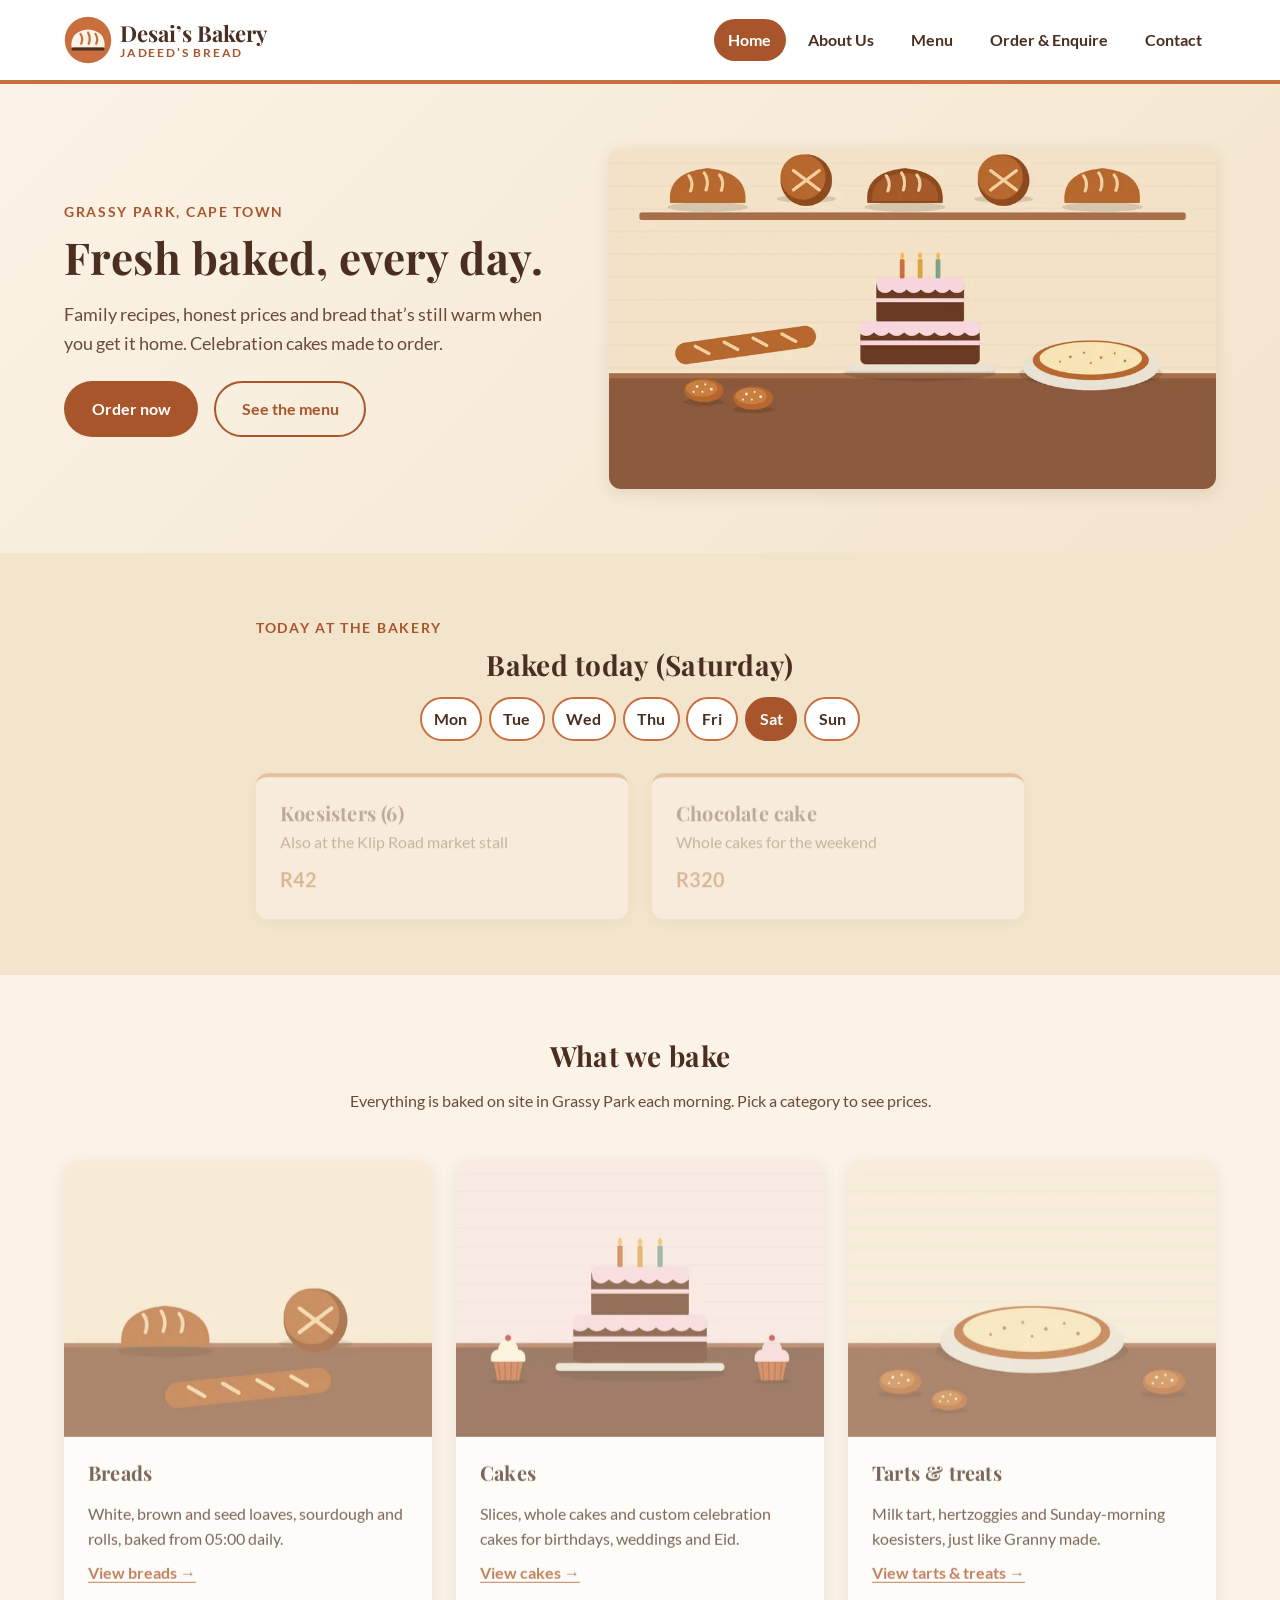
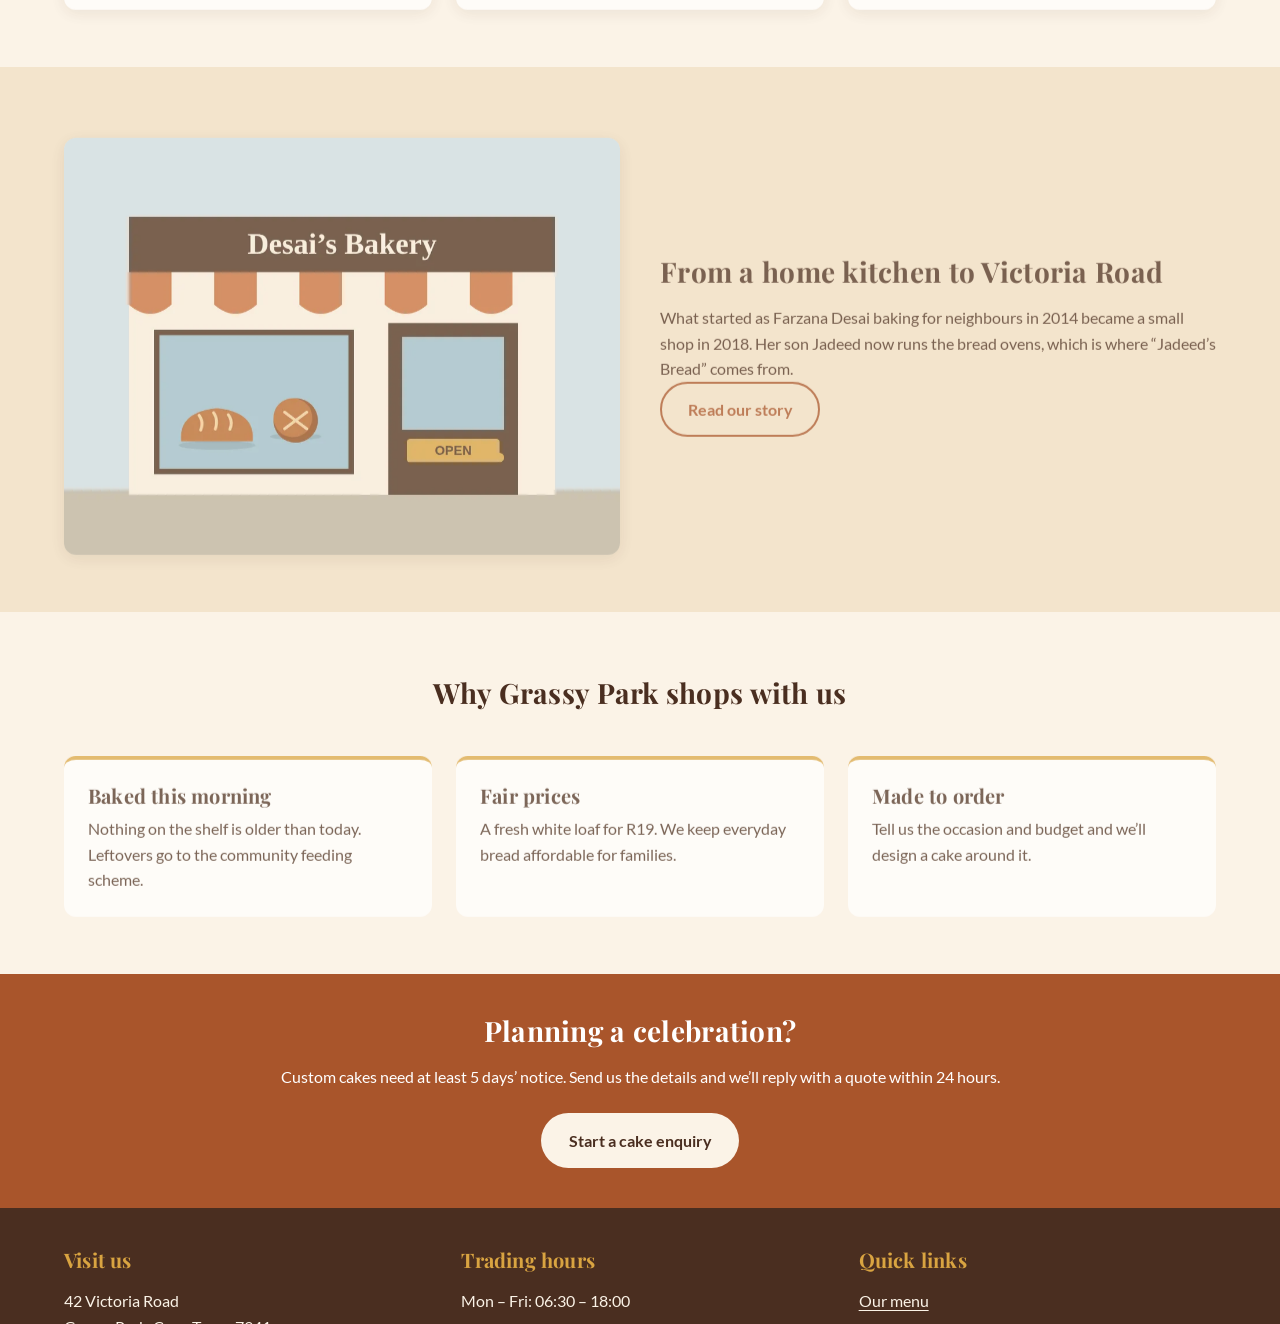
<file: index.html>
<!DOCTYPE html>
<html lang="en-ZA">
<head>
    <!-- Repository root: sends visitors of https://waylonpillay8.github.io/WEDE-POE/
         straight to the website, which lives in the WEDE5020-POE-ST10504504 folder -->
    <meta charset="UTF-8">
    <meta name="viewport" content="width=device-width, initial-scale=1.0">
    <meta name="robots" content="noindex, follow">
    <meta http-equiv="refresh" content="0; url=WEDE5020-POE-ST10504504/">
    <link rel="canonical" href="https://waylonpillay8.github.io/WEDE-POE/WEDE5020-POE-ST10504504/">
    <title>Desai&#8217;s Bakery &#8211; Jadeed&#8217;s Bread</title>
</head>
<body>
    <p>Taking you to <a href="WEDE5020-POE-ST10504504/">Desai&#8217;s Bakery</a>&#8230;</p>
</body>
</html>
</file>
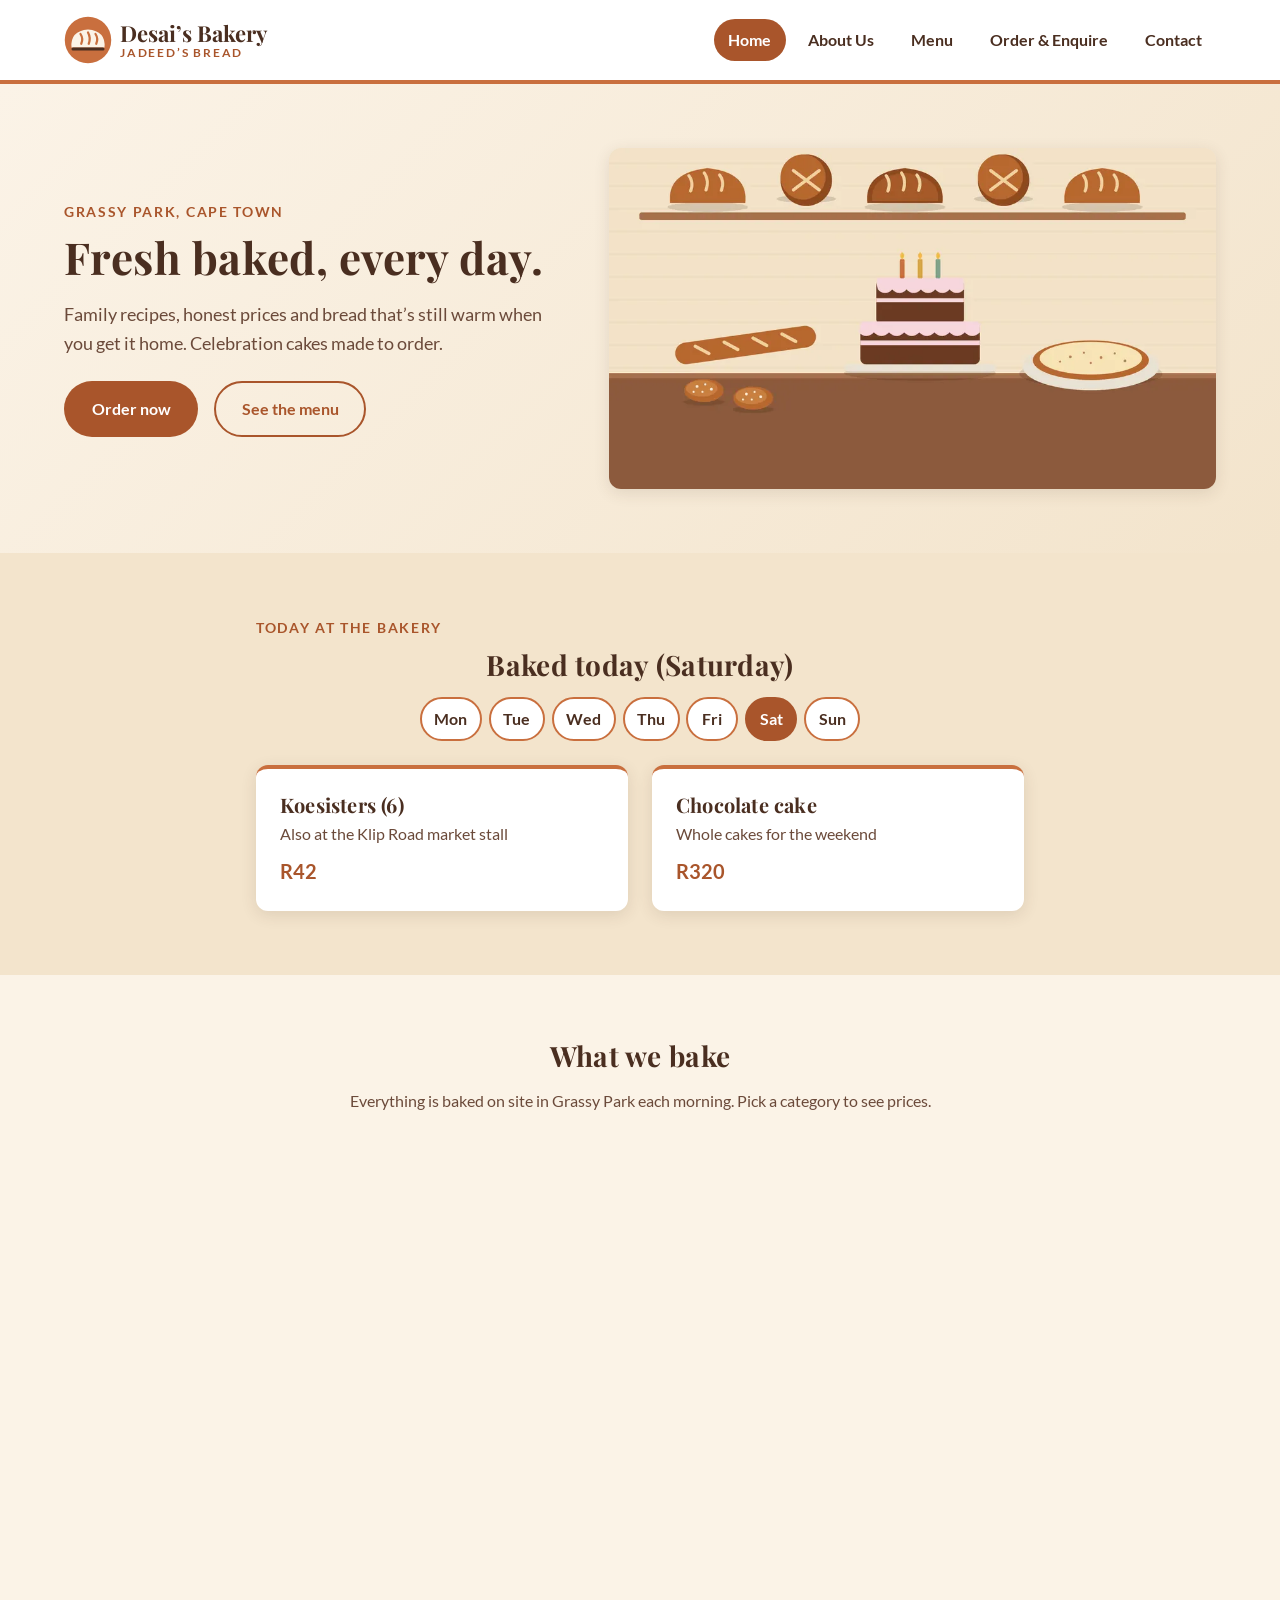
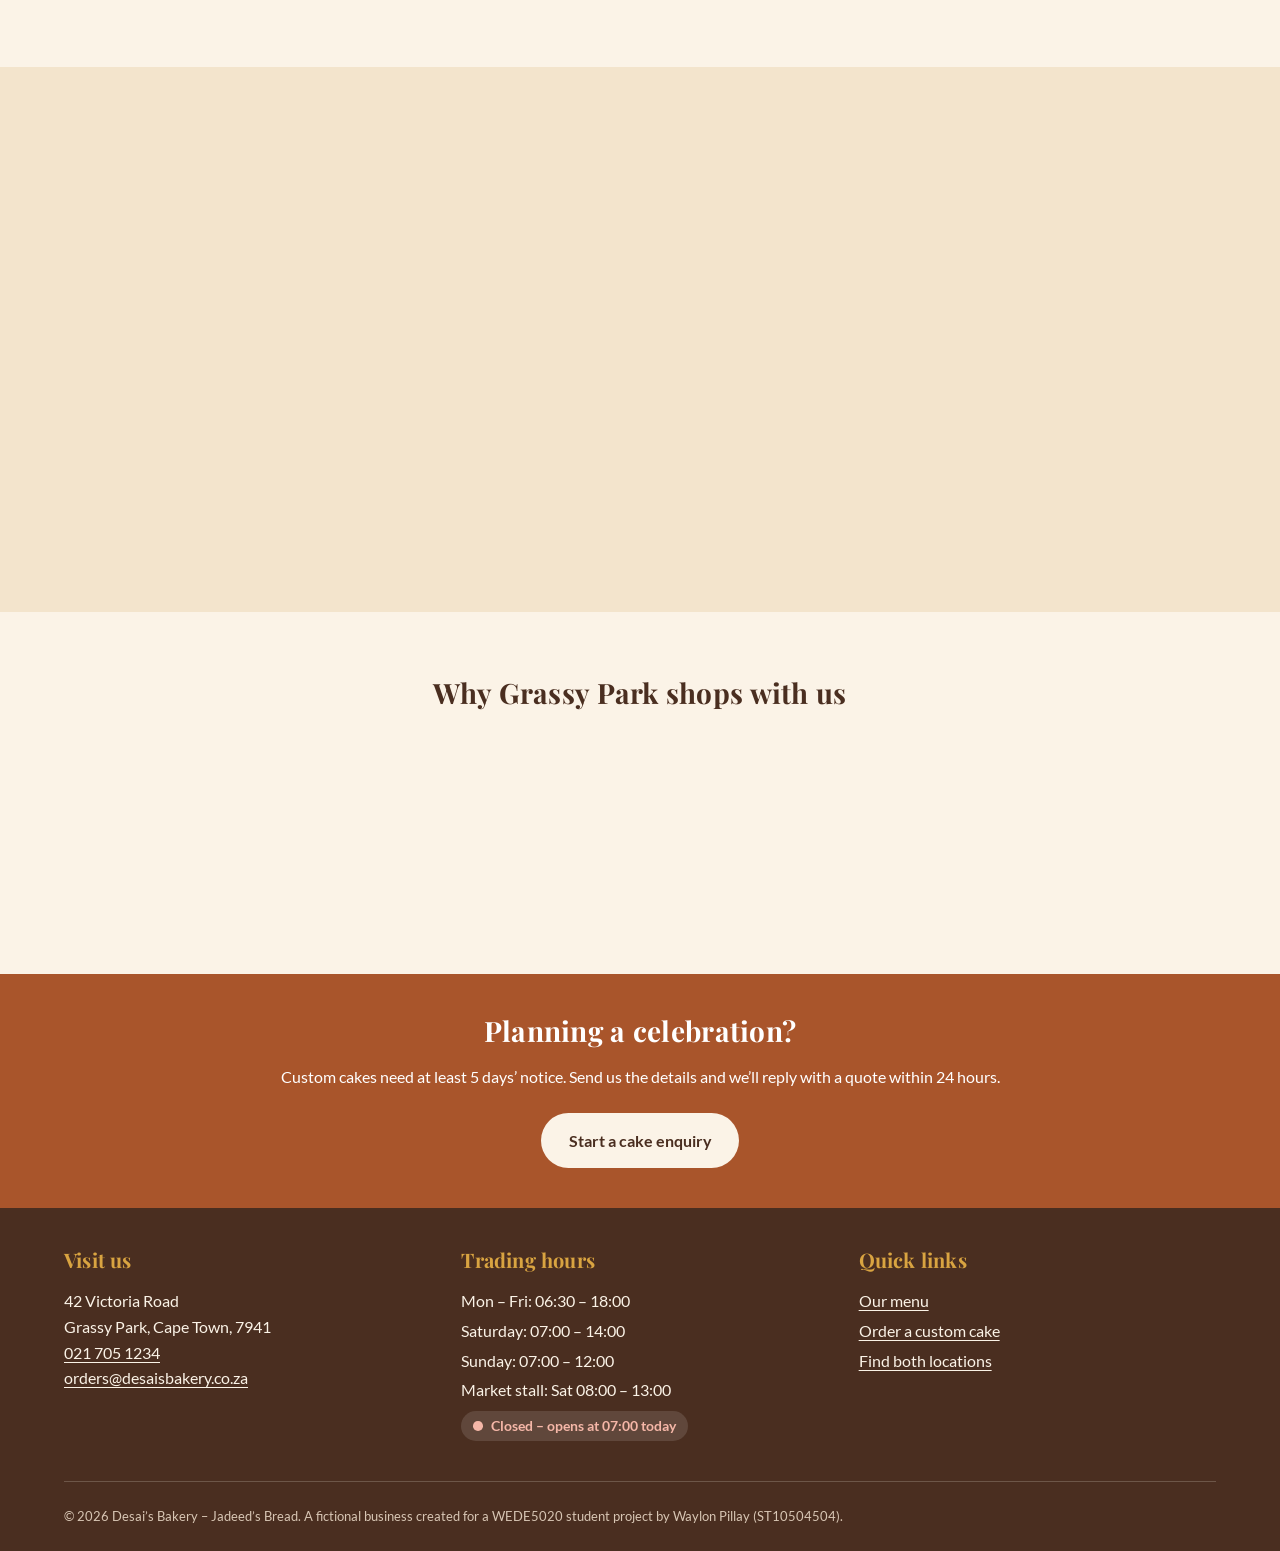
<file: WEDE5020-POE-ST10504504/index.html>
<!DOCTYPE html>
<html lang="en-ZA">
<head>
    <!-- Character set and responsive viewport so the layout scales on phones and tablets -->
    <meta charset="UTF-8">
    <!-- SECURITY: Content Security Policy only allows scripts, styles and fonts from this site,
         map tiles from OpenStreetMap and form posts to Formspree (MDN Web Docs, 2026g) -->
    <meta http-equiv="Content-Security-Policy" content="default-src 'self'; script-src 'self'; style-src 'self'; img-src 'self' data: https://tile.openstreetmap.org; font-src 'self'; connect-src 'self' https://formspree.io; form-action 'self' https://formspree.io mailto:; base-uri 'self'; object-src 'none'">
    <meta name="referrer" content="strict-origin-when-cross-origin">
    <meta name="viewport" content="width=device-width, initial-scale=1.0">
    <meta name="description" content="Family bakery in Grassy Park, Cape Town. Fresh bread from R18 daily, celebration cakes, milk tart and koesisters. See today&#8217;s bakes and order online.">
    <meta name="author" content="Waylon Pillay (ST10504504)">
    <!-- SEO: keywords, indexing, canonical URL and social sharing (Open Graph) tags -->
    <meta name="keywords" content="bakery Grassy Park, Cape Town bakery, fresh bread Cape Town, custom cakes Cape Town, koesisters, milk tart, Cape Flats bakery, halaal-friendly bakery">
    <meta name="robots" content="index, follow">
    <meta name="theme-color" content="#4A2E20">
    <link rel="canonical" href="https://waylonpillay8.github.io/WEDE-POE/WEDE5020-POE-ST10504504/">
    <meta property="og:type" content="website">
    <meta property="og:site_name" content="Desai&#8217;s Bakery &#8211; Jadeed&#8217;s Bread">
    <meta property="og:title" content="Fresh Bread &amp; Custom Cakes in Grassy Park | Desai&#8217;s Bakery">
    <meta property="og:description" content="Family bakery in Grassy Park, Cape Town. Fresh bread from R18 daily, celebration cakes, milk tart and koesisters. See today&#8217;s bakes and order online.">
    <meta property="og:url" content="https://waylonpillay8.github.io/WEDE-POE/WEDE5020-POE-ST10504504/">
    <meta property="og:image" content="https://waylonpillay8.github.io/WEDE-POE/WEDE5020-POE-ST10504504/images/hero-bread-display-1600.jpg">
    <meta property="og:image:alt" content="Freshly baked loaves, a birthday cake and a milk tart at Desai&#8217;s Bakery">
    <meta property="og:locale" content="en_ZA">
    <meta name="twitter:card" content="summary_large_image">
    <title>Fresh Bread &amp; Custom Cakes in Grassy Park | Desai&#8217;s Bakery</title>
    <!-- Favicon and the single external stylesheet shared by every page -->
    <link rel="icon" href="images/logo.svg" type="image/svg+xml">
    <link rel="stylesheet" href="css/style.css">
    <!-- JavaScript (Part 3). "defer" downloads the files without blocking the page
         and runs them in order once the HTML has been read. -->
    <script src="js/main.js" defer></script>
    <script src="js/specials.js" defer></script>
    <!-- LOCAL SEO: structured data tells search engines this is a bakery, with its address,
         phone number and opening hours (Google Search Central, 2026d; Schema.org, n.d.) -->
    <script type="application/ld+json">
    {
        "@context": "https://schema.org",
        "@type": "Bakery",
        "name": "Desai's Bakery – Jadeed's Bread",
        "description": "Family bakery in Grassy Park, Cape Town, baking fresh bread, celebration cakes, milk tart and koesisters.",
        "url": "https://waylonpillay8.github.io/WEDE-POE/WEDE5020-POE-ST10504504/",
        "logo": "https://waylonpillay8.github.io/WEDE-POE/WEDE5020-POE-ST10504504/images/logo.svg",
        "image": "https://waylonpillay8.github.io/WEDE-POE/WEDE5020-POE-ST10504504/images/storefront-960.jpg",
        "telephone": "+27217051234",
        "email": "orders@desaisbakery.co.za",
        "priceRange": "R10 - R550",
        "servesCuisine": "South African baked goods",
        "address": {
            "@type": "PostalAddress",
            "streetAddress": "42 Victoria Road",
            "addressLocality": "Grassy Park",
            "addressRegion": "Western Cape",
            "postalCode": "7941",
            "addressCountry": "ZA"
        },
        "geo": {
            "@type": "GeoCoordinates",
            "latitude": -34.0478,
            "longitude": 18.4957
        },
        "openingHoursSpecification": [
            {
                "@type": "OpeningHoursSpecification",
                "dayOfWeek": [
                    "Monday",
                    "Tuesday",
                    "Wednesday",
                    "Thursday",
                    "Friday"
                ],
                "opens": "06:30",
                "closes": "18:00"
            },
            {
                "@type": "OpeningHoursSpecification",
                "dayOfWeek": "Saturday",
                "opens": "07:00",
                "closes": "14:00"
            },
            {
                "@type": "OpeningHoursSpecification",
                "dayOfWeek": "Sunday",
                "opens": "07:00",
                "closes": "12:00"
            }
        ],
        "hasMap": "https://waylonpillay8.github.io/WEDE-POE/WEDE5020-POE-ST10504504/contact.html"
    }
    </script>
</head>
<body>
    <!-- Skip link lets keyboard users jump straight past the navigation -->
    <a class="skip-link" href="#main">Skip to main content</a>

    <!-- ===== SITE HEADER: logo + main navigation (identical on all five pages) ===== -->
    <header class="site-header">
        <div class="container header-inner">
            <a class="brand" href="index.html">
                <img src="images/logo.svg" alt="" width="48" height="48">
                <span class="brand-text">Desai&#8217;s Bakery<small>Jadeed&#8217;s Bread</small></span>
            </a>

            <!-- Checkbox + label create a CSS-only hamburger menu on small screens (no JavaScript needed) -->
            <input type="checkbox" id="nav-toggle" class="nav-toggle" aria-label="Show or hide the menu">
            <label for="nav-toggle" class="nav-toggle-label"><span></span></label>

            <nav class="main-nav" aria-label="Main navigation">
                <ul>
                <li><a href="index.html" class="active" aria-current="page">Home</a></li>
                <li><a href="about.html">About Us</a></li>
                <li><a href="products.html">Menu</a></li>
                <li><a href="enquiry.html">Order &amp; Enquire</a></li>
                <li><a href="contact.html">Contact</a></li>
                </ul>
            </nav>
        </div>
    </header>

    <main id="main">
        <!-- HERO: large image, tagline and the main call to action -->
        <section class="hero">
            <div class="container hero-inner">
                <div class="hero-text">
                    <p class="eyebrow">Grassy Park, Cape Town</p>
                    <h1>Fresh baked, every day.</h1>
                    <p class="lead">Family recipes, honest prices and bread that&#8217;s still warm when you get it home. Celebration cakes made to order.</p>
                    <div class="button-row">
                        <a class="btn btn-primary" href="enquiry.html">Order now</a>
                        <a class="btn btn-secondary" href="products.html">See the menu</a>
                    </div>
                </div>
                <picture class="hero-image">
                    <source type="image/webp" srcset="images/hero-bread-display-480.webp 480w, images/hero-bread-display-960.webp 960w, images/hero-bread-display-1600.webp 1600w" sizes="(min-width: 64em) 55vw, 100vw">
                    <img src="images/hero-bread-display-1600.jpg" srcset="images/hero-bread-display-480.jpg 480w, images/hero-bread-display-960.jpg 960w, images/hero-bread-display-1600.jpg 1600w" sizes="(min-width: 64em) 55vw, 100vw"
                         alt="Shelf of freshly baked loaves above a counter with a birthday cake, a baguette, a milk tart and koesisters" width="1600" height="900" loading="eager">
                </picture>
            </div>
        </section>

        <!-- TODAY AT THE BAKERY (Part 3): the cards are built by js/specials.js from a weekly
             schedule stored as data, for the current day in Cape Town. Visitors can switch days. -->
        <section class="section section-alt" aria-labelledby="todays-bakes-day">
            <div class="container todays-bakes">
                <p class="eyebrow">Today at the bakery</p>
                <h2 id="todays-bakes-day">Baked today</h2>
                <div id="todays-bakes">
                    <p>Every day has its own specials, from rotis on Friday to koesisters on Sunday. <a class="text-link" href="products.html">See the full menu</a>.</p>
                </div>
            </div>
        </section>

        <!-- FEATURED CATEGORIES: three cards linking into the menu page -->
        <section class="section">
            <div class="container">
                <h2 class="section-title">What we bake</h2>
                <p class="section-intro">Everything is baked on site in Grassy Park each morning. Pick a category to see prices.</p>
                <div class="card-grid reveal">
                    <article class="card">
                        <picture>
                    <source type="image/webp" srcset="images/breads-480.webp 480w, images/breads-960.webp 960w" sizes="(min-width: 48em) 33vw, 100vw">
                    <img src="images/breads-960.jpg" srcset="images/breads-480.jpg 480w, images/breads-960.jpg 960w" sizes="(min-width: 48em) 33vw, 100vw"
                         alt="A domed white loaf, a round seed loaf and a baguette on a wooden counter" width="960" height="720" loading="lazy">
                </picture>
                        <div class="card-body">
                            <h3>Breads</h3>
                            <p>White, brown and seed loaves, sourdough and rolls, baked from 05:00 daily.</p>
                            <a class="text-link" href="products.html#breads">View breads</a>
                        </div>
                    </article>
                    <article class="card">
                        <picture>
                    <source type="image/webp" srcset="images/cakes-480.webp 480w, images/cakes-960.webp 960w" sizes="(min-width: 48em) 33vw, 100vw">
                    <img src="images/cakes-960.jpg" srcset="images/cakes-480.jpg 480w, images/cakes-960.jpg 960w" sizes="(min-width: 48em) 33vw, 100vw"
                         alt="Two-tier chocolate cake with pink icing and candles, flanked by cupcakes" width="960" height="720" loading="lazy">
                </picture>
                        <div class="card-body">
                            <h3>Cakes</h3>
                            <p>Slices, whole cakes and custom celebration cakes for birthdays, weddings and Eid.</p>
                            <a class="text-link" href="products.html#cakes">View cakes</a>
                        </div>
                    </article>
                    <article class="card">
                        <picture>
                    <source type="image/webp" srcset="images/tarts-480.webp 480w, images/tarts-960.webp 960w" sizes="(min-width: 48em) 33vw, 100vw">
                    <img src="images/tarts-960.jpg" srcset="images/tarts-480.jpg 480w, images/tarts-960.jpg 960w" sizes="(min-width: 48em) 33vw, 100vw"
                         alt="A whole milk tart dusted with cinnamon surrounded by Cape Malay koesisters" width="960" height="720" loading="lazy">
                </picture>
                        <div class="card-body">
                            <h3>Tarts &amp; treats</h3>
                            <p>Milk tart, hertzoggies and Sunday-morning koesisters, just like Granny made.</p>
                            <a class="text-link" href="products.html#tarts">View tarts &amp; treats</a>
                        </div>
                    </article>
                </div>
            </div>
        </section>

        <!-- ABOUT TEASER: short story with a link to the full About page -->
        <section class="section section-alt">
            <div class="container split reveal">
                <picture>
                    <source type="image/webp" srcset="images/storefront-480.webp 480w, images/storefront-960.webp 960w" sizes="(min-width: 48em) 50vw, 100vw">
                    <img src="images/storefront-960.jpg" srcset="images/storefront-480.jpg 480w, images/storefront-960.jpg 960w" sizes="(min-width: 48em) 50vw, 100vw"
                         alt="Front of Desai's Bakery with a terracotta awning and loaves in the window" width="960" height="720" loading="lazy">
                </picture>
                <div>
                    <h2>From a home kitchen to Victoria Road</h2>
                    <p>What started as Farzana Desai baking for neighbours in 2014 became a small shop in 2018. Her son Jadeed now runs the bread ovens, which is where &#8220;Jadeed&#8217;s Bread&#8221; comes from.</p>
                    <a class="btn btn-secondary" href="about.html">Read our story</a>
                </div>
            </div>
        </section>

        <!-- WHY US: three short selling points -->
        <section class="section">
            <div class="container">
                <h2 class="section-title">Why Grassy Park shops with us</h2>
                <ul class="feature-list reveal">
                    <li><h3>Baked this morning</h3><p>Nothing on the shelf is older than today. Leftovers go to the community feeding scheme.</p></li>
                    <li><h3>Fair prices</h3><p>A fresh white loaf for R19. We keep everyday bread affordable for families.</p></li>
                    <li><h3>Made to order</h3><p>Tell us the occasion and budget and we&#8217;ll design a cake around it.</p></li>
                </ul>
            </div>
        </section>

        <!-- CALL TO ACTION BANNER -->
        <section class="cta-banner">
            <div class="container cta-inner">
                <h2>Planning a celebration?</h2>
                <p>Custom cakes need at least 5 days&#8217; notice. Send us the details and we&#8217;ll reply with a quote within 24 hours.</p>
                <a class="btn btn-light" href="enquiry.html">Start a cake enquiry</a>
            </div>
        </section>
    </main>

    <!-- ===== SITE FOOTER: contact summary, hours and quick links ===== -->
    <footer class="site-footer">
        <div class="container footer-grid">
            <section>
                <h2>Visit us</h2>
                <address>
                    42 Victoria Road<br>
                    Grassy Park, Cape Town, 7941<br>
                    <a href="tel:+27217051234">021&nbsp;705&nbsp;1234</a><br>
                    <a href="mailto:orders@desaisbakery.co.za">orders@desaisbakery.co.za</a>
                </address>
            </section>
            <section>
                <h2>Trading hours</h2>
                <ul class="plain-list">
                    <li>Mon &#8211; Fri: 06:30 &#8211; 18:00</li>
                    <li>Saturday: 07:00 &#8211; 14:00</li>
                    <li>Sunday: 07:00 &#8211; 12:00</li>
                    <li>Market stall: Sat 08:00 &#8211; 13:00</li>
                </ul>
                <!-- Filled in by main.js with the live open/closed status -->
                <p class="open-status" data-open-status hidden></p>
            </section>
            <section>
                <h2>Quick links</h2>
                <ul class="plain-list">
                    <li><a href="products.html">Our menu</a></li>
                    <li><a href="enquiry.html">Order a custom cake</a></li>
                    <li><a href="contact.html">Find both locations</a></li>
                </ul>
            </section>
        </div>
        <p class="footer-note container">
            &copy; <span data-year>2026</span> Desai&#8217;s Bakery &#8211; Jadeed&#8217;s Bread. A fictional business created for a WEDE5020 student project by Waylon Pillay (ST10504504).
        </p>
    </footer>
</body>
</html>
</file>
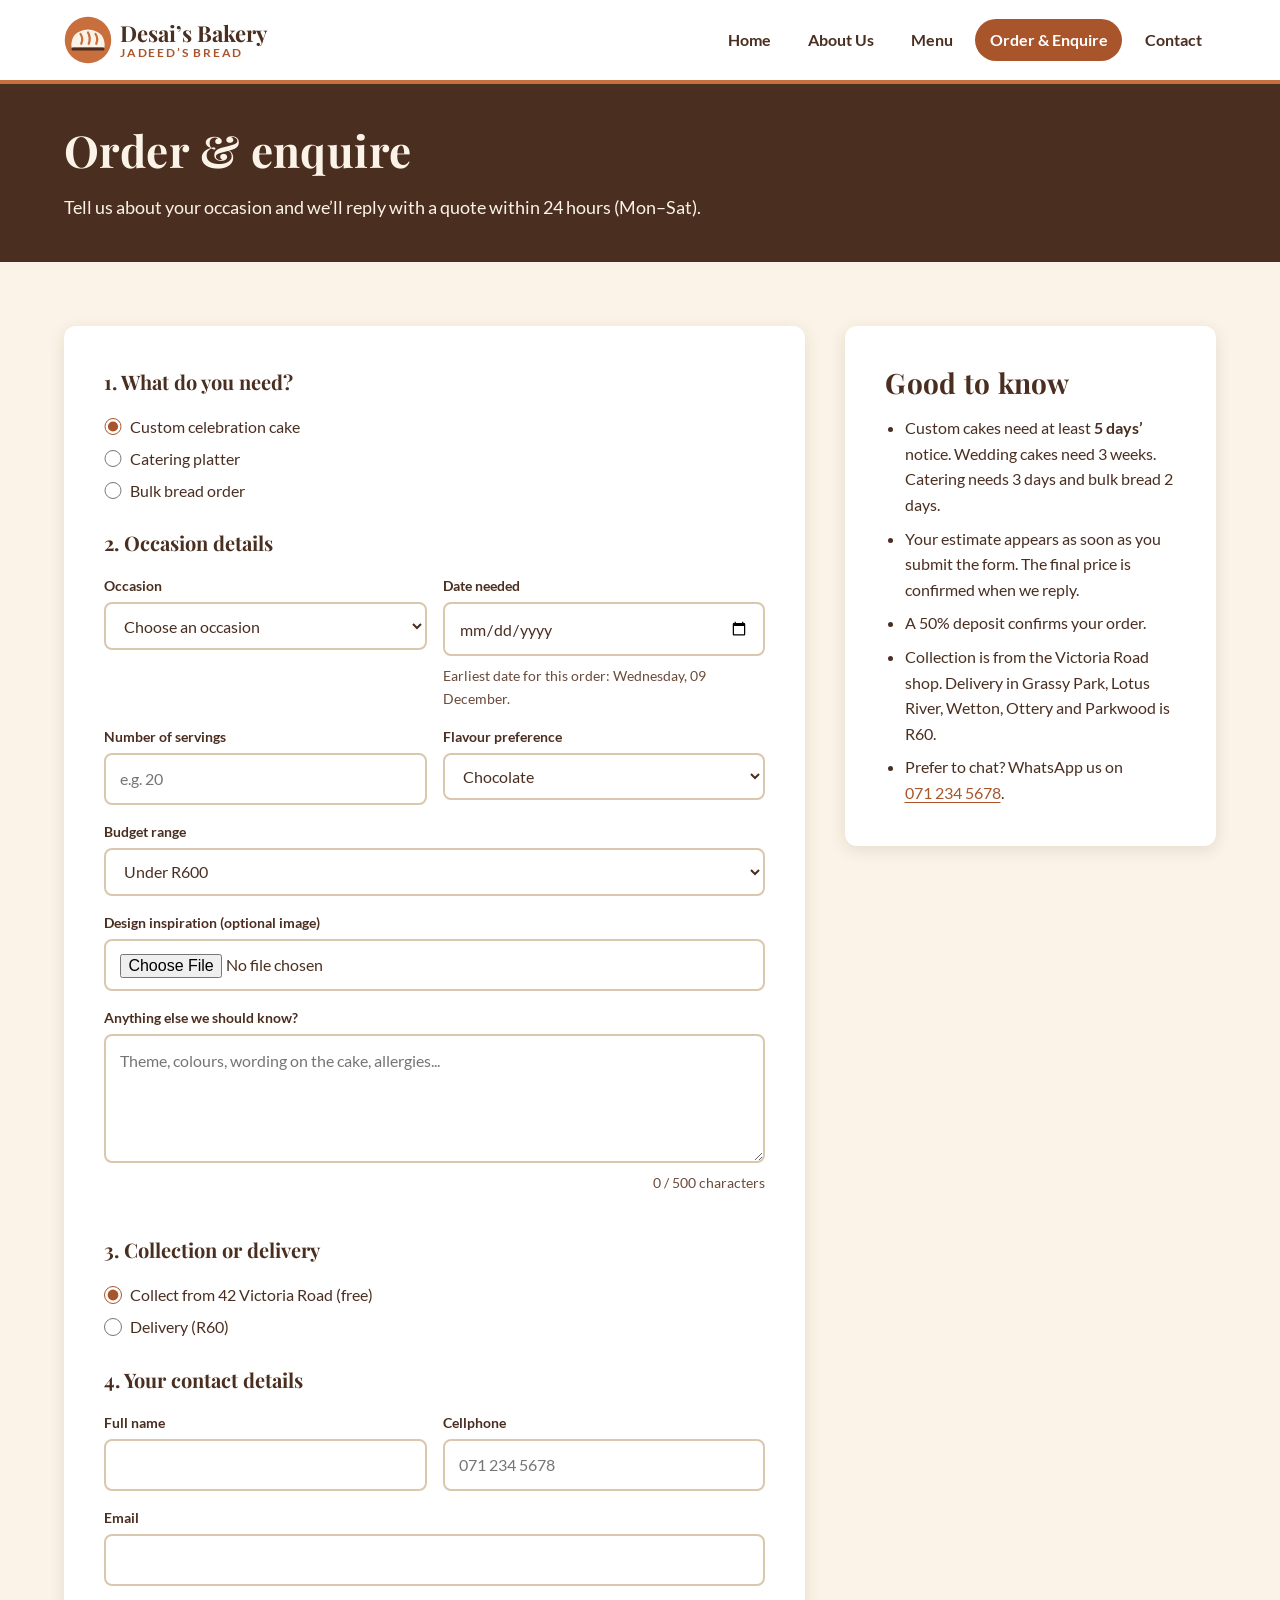
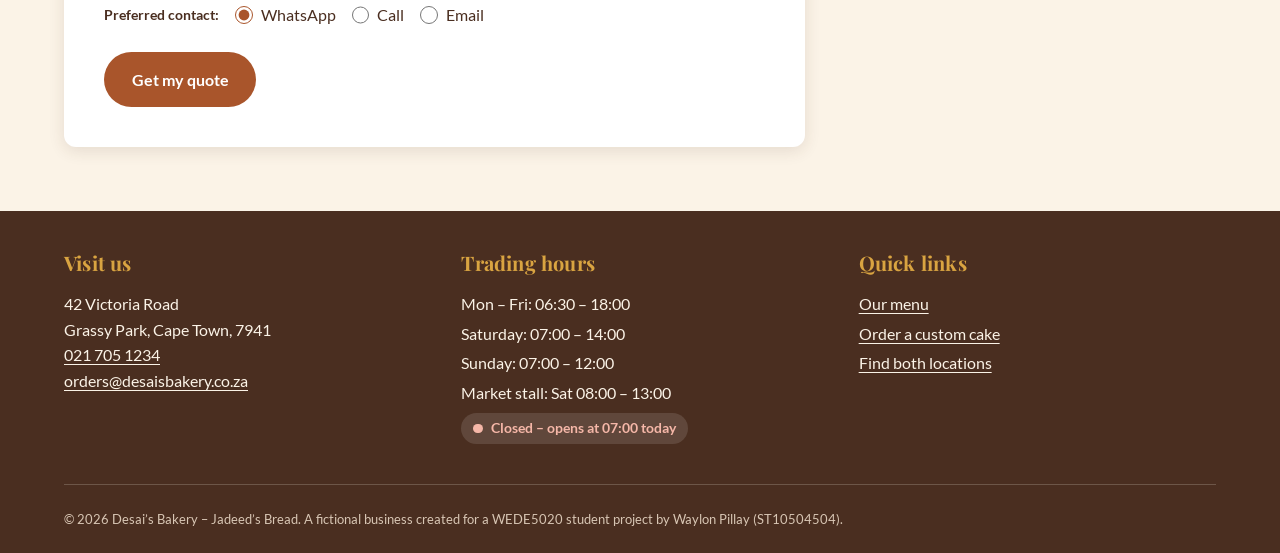
<file: WEDE5020-POE-ST10504504/enquiry.html>
<!DOCTYPE html>
<html lang="en-ZA">
<head>
    <!-- Character set and responsive viewport so the layout scales on phones and tablets -->
    <meta charset="UTF-8">
    <!-- SECURITY: Content Security Policy only allows scripts, styles and fonts from this site,
         map tiles from OpenStreetMap and form posts to Formspree (MDN Web Docs, 2026g) -->
    <meta http-equiv="Content-Security-Policy" content="default-src 'self'; script-src 'self'; style-src 'self'; img-src 'self' data: https://tile.openstreetmap.org; font-src 'self'; connect-src 'self' https://formspree.io; form-action 'self' https://formspree.io mailto:; base-uri 'self'; object-src 'none'">
    <meta name="referrer" content="strict-origin-when-cross-origin">
    <meta name="viewport" content="width=device-width, initial-scale=1.0">
    <meta name="description" content="Get an instant estimate for a custom celebration cake, catering platters or a bulk bread order from Desai&#8217;s Bakery, Grassy Park. Delivery R60.">
    <meta name="author" content="Waylon Pillay (ST10504504)">
    <!-- SEO: keywords, indexing, canonical URL and social sharing (Open Graph) tags -->
    <meta name="keywords" content="order custom cake Cape Town, birthday cake order, wedding cake Grassy Park, catering platters quote, bulk bread order, cake quote online">
    <meta name="robots" content="index, follow">
    <meta name="theme-color" content="#4A2E20">
    <link rel="canonical" href="https://waylonpillay8.github.io/WEDE-POE/WEDE5020-POE-ST10504504/enquiry.html">
    <meta property="og:type" content="website">
    <meta property="og:site_name" content="Desai&#8217;s Bakery &#8211; Jadeed&#8217;s Bread">
    <meta property="og:title" content="Order a Custom Cake or Catering in Cape Town | Desai&#8217;s Bakery">
    <meta property="og:description" content="Get an instant estimate for a custom celebration cake, catering platters or a bulk bread order from Desai&#8217;s Bakery, Grassy Park. Delivery R60.">
    <meta property="og:url" content="https://waylonpillay8.github.io/WEDE-POE/WEDE5020-POE-ST10504504/enquiry.html">
    <meta property="og:image" content="https://waylonpillay8.github.io/WEDE-POE/WEDE5020-POE-ST10504504/images/catering-platter-960.jpg">
    <meta property="og:image:alt" content="Large round platter holding a dozen cupcakes with pink, cream and green icing">
    <meta property="og:locale" content="en_ZA">
    <meta name="twitter:card" content="summary_large_image">
    <title>Order a Custom Cake or Catering in Cape Town | Desai&#8217;s Bakery</title>
    <!-- Favicon and the single external stylesheet shared by every page -->
    <link rel="icon" href="images/logo.svg" type="image/svg+xml">
    <link rel="stylesheet" href="css/style.css">
    <!-- JavaScript (Part 3). "defer" downloads the files without blocking the page
         and runs them in order once the HTML has been read. -->
    <script src="js/main.js" defer></script>
    <script src="js/validation.js" defer></script>
    <script src="js/enquiry.js" defer></script>
</head>
<body>
    <!-- Skip link lets keyboard users jump straight past the navigation -->
    <a class="skip-link" href="#main">Skip to main content</a>

    <!-- ===== SITE HEADER: logo + main navigation (identical on all five pages) ===== -->
    <header class="site-header">
        <div class="container header-inner">
            <a class="brand" href="index.html">
                <img src="images/logo.svg" alt="" width="48" height="48">
                <span class="brand-text">Desai&#8217;s Bakery<small>Jadeed&#8217;s Bread</small></span>
            </a>

            <!-- Checkbox + label create a CSS-only hamburger menu on small screens (no JavaScript needed) -->
            <input type="checkbox" id="nav-toggle" class="nav-toggle" aria-label="Show or hide the menu">
            <label for="nav-toggle" class="nav-toggle-label"><span></span></label>

            <nav class="main-nav" aria-label="Main navigation">
                <ul>
                <li><a href="index.html">Home</a></li>
                <li><a href="about.html">About Us</a></li>
                <li><a href="products.html">Menu</a></li>
                <li><a href="enquiry.html" class="active" aria-current="page">Order &amp; Enquire</a></li>
                <li><a href="contact.html">Contact</a></li>
                </ul>
            </nav>
        </div>
    </header>

    <main id="main">
        <section class="page-banner">
            <div class="container">
                <h1>Order &amp; enquire</h1>
                <p class="lead">Tell us about your occasion and we&#8217;ll reply with a quote within 24 hours (Mon&#8211;Sat).</p>
            </div>
        </section>

        <section class="section">
            <h2 class="visually-hidden">Enquiry form</h2>
            <div class="container form-layout">
                <!-- ENQUIRY FORM (updated in Part 3)
                     - HTML5 attributes (required, type, pattern, min, max) are the first layer of validation.
                     - js/enquiry.js adds JavaScript validation with inline messages, works out an
                       estimated quote and checks availability for the chosen date.
                     - action: the mailto: address is the fallback when JavaScript is off. Replace it with
                       a Formspree endpoint (https://formspree.io/f/...) to send enquiries with AJAX. -->
                <div class="form-column">
                <form class="form-card" id="enquiry-form" action="mailto:orders@desaisbakery.co.za" method="post" enctype="text/plain">
                    <p id="enquiry-errors" class="form-summary" role="alert" hidden></p>
                    <fieldset>
                        <legend>1. What do you need?</legend>
                        <div class="radio-group">
                            <label><input type="radio" name="enquiry-type" value="custom-cake" checked> Custom celebration cake</label>
                            <label><input type="radio" name="enquiry-type" value="catering"> Catering platter</label>
                            <label><input type="radio" name="enquiry-type" value="bulk"> Bulk bread order</label>
                        </div>
                    </fieldset>

                    <fieldset>
                        <legend>2. Occasion details</legend>
                        <div class="field-row">
                            <div class="field">
                                <label for="occasion">Occasion</label>
                                <select id="occasion" name="occasion" required>
                                    <option value="">Choose an occasion</option>
                                    <option>Birthday</option>
                                    <option>Wedding / engagement</option>
                                    <option>Eid / religious celebration</option>
                                    <option>Baby shower</option>
                                    <option>Corporate / school event</option>
                                    <option>Other</option>
                                </select>
                            </div>
                            <div class="field">
                                <label for="date-needed">Date needed</label>
                                <input type="date" id="date-needed" name="date-needed" required aria-describedby="date-hint">
                                <p class="field-hint" id="date-hint">Custom cakes need 5 days&#8217; notice; weddings need 3 weeks.</p>
                            </div>
                        </div>
                        <div class="field-row">
                            <div class="field">
                                <label for="servings">Number of servings</label>
                                <input type="number" id="servings" name="servings" min="6" max="300" step="1" placeholder="e.g. 20" required>
                            </div>
                            <div class="field">
                                <label for="flavour">Flavour preference</label>
                                <select id="flavour" name="flavour">
                                    <option>Chocolate</option>
                                    <option>Vanilla</option>
                                    <option>Red velvet</option>
                                    <option>Carrot</option>
                                    <option>Not sure yet</option>
                                </select>
                            </div>
                        </div>
                        <div class="field">
                            <label for="budget">Budget range</label>
                            <select id="budget" name="budget">
                                <option value="under-600">Under R600</option>
                                <option value="600-1000">R600 &#8211; R1 000</option>
                                <option value="1000-2000">R1 000 &#8211; R2 000</option>
                                <option value="over-2000">Over R2 000</option>
                            </select>
                        </div>
                        <div class="field">
                            <label for="inspiration">Design inspiration (optional image)</label>
                            <input type="file" id="inspiration" name="inspiration" accept="image/*">
                        </div>
                        <div class="field">
                            <label for="details">Anything else we should know?</label>
                            <textarea id="details" name="details" rows="4" maxlength="500" placeholder="Theme, colours, wording on the cake, allergies..."></textarea>
                        </div>
                    </fieldset>

                    <fieldset>
                        <legend>3. Collection or delivery</legend>
                        <div class="radio-group">
                            <label><input type="radio" name="fulfilment" value="collect" checked> Collect from 42 Victoria Road (free)</label>
                            <label><input type="radio" name="fulfilment" value="delivery"> Delivery (R60)</label>
                        </div>
                        <div class="field">
                            <label for="delivery-suburb">Delivery area</label>
                            <select id="delivery-suburb" name="delivery-suburb">
                                <option value="">Choose an area</option>
                                <option>Grassy Park</option>
                                <option>Lotus River</option>
                                <option>Wetton</option>
                                <option>Ottery</option>
                                <option>Parkwood</option>
                            </select>
                        </div>
                    </fieldset>

                    <fieldset>
                        <legend>4. Your contact details</legend>
                        <div class="field-row">
                            <div class="field">
                                <label for="full-name">Full name</label>
                                <input type="text" id="full-name" name="full-name" autocomplete="name" minlength="2" maxlength="60" required>
                            </div>
                            <div class="field">
                                <label for="phone">Cellphone</label>
                                <input type="tel" id="phone" name="phone" autocomplete="tel" pattern="0[0-9 ]{9,12}" maxlength="13" placeholder="071 234 5678" required>
                            </div>
                        </div>
                        <div class="field">
                            <label for="email">Email</label>
                            <input type="email" id="email" name="email" autocomplete="email" required>
                        </div>
                        <div class="radio-group inline">
                            <span class="group-label">Preferred contact:</span>
                            <label><input type="radio" name="contact-pref" value="whatsapp" checked> WhatsApp</label>
                            <label><input type="radio" name="contact-pref" value="call"> Call</label>
                            <label><input type="radio" name="contact-pref" value="email"> Email</label>
                        </div>
                    </fieldset>

                    <button type="submit" class="btn btn-primary">Get my quote</button>
                </form>

                <!-- RESPONSE: filled in by js/enquiry.js with the estimate, availability and send status -->
                <div id="enquiry-response" class="form-card form-response" tabindex="-1" aria-live="polite" hidden></div>
                </div>

                <!-- SIDEBAR: ordering tips -->
                <aside class="panel sidebar">
                    <h2>Good to know</h2>
                    <ul>
                        <li>Custom cakes need at least <strong>5 days&#8217;</strong> notice. Wedding cakes need 3 weeks. Catering needs 3 days and bulk bread 2 days.</li>
                        <li>Your estimate appears as soon as you submit the form. The final price is confirmed when we reply.</li>
                        <li>A 50% deposit confirms your order.</li>
                        <li>Collection is from the Victoria Road shop. Delivery in Grassy Park, Lotus River, Wetton, Ottery and Parkwood is R60.</li>
                        <li>Prefer to chat? WhatsApp us on <a href="https://wa.me/27712345678" target="_blank" rel="noopener noreferrer">071&nbsp;234&nbsp;5678</a>.</li>
                    </ul>
                </aside>
            </div>
        </section>
    </main>

    <!-- ===== SITE FOOTER: contact summary, hours and quick links ===== -->
    <footer class="site-footer">
        <div class="container footer-grid">
            <section>
                <h2>Visit us</h2>
                <address>
                    42 Victoria Road<br>
                    Grassy Park, Cape Town, 7941<br>
                    <a href="tel:+27217051234">021&nbsp;705&nbsp;1234</a><br>
                    <a href="mailto:orders@desaisbakery.co.za">orders@desaisbakery.co.za</a>
                </address>
            </section>
            <section>
                <h2>Trading hours</h2>
                <ul class="plain-list">
                    <li>Mon &#8211; Fri: 06:30 &#8211; 18:00</li>
                    <li>Saturday: 07:00 &#8211; 14:00</li>
                    <li>Sunday: 07:00 &#8211; 12:00</li>
                    <li>Market stall: Sat 08:00 &#8211; 13:00</li>
                </ul>
                <!-- Filled in by main.js with the live open/closed status -->
                <p class="open-status" data-open-status hidden></p>
            </section>
            <section>
                <h2>Quick links</h2>
                <ul class="plain-list">
                    <li><a href="products.html">Our menu</a></li>
                    <li><a href="enquiry.html">Order a custom cake</a></li>
                    <li><a href="contact.html">Find both locations</a></li>
                </ul>
            </section>
        </div>
        <p class="footer-note container">
            &copy; <span data-year>2026</span> Desai&#8217;s Bakery &#8211; Jadeed&#8217;s Bread. A fictional business created for a WEDE5020 student project by Waylon Pillay (ST10504504).
        </p>
    </footer>
</body>
</html>
</file>
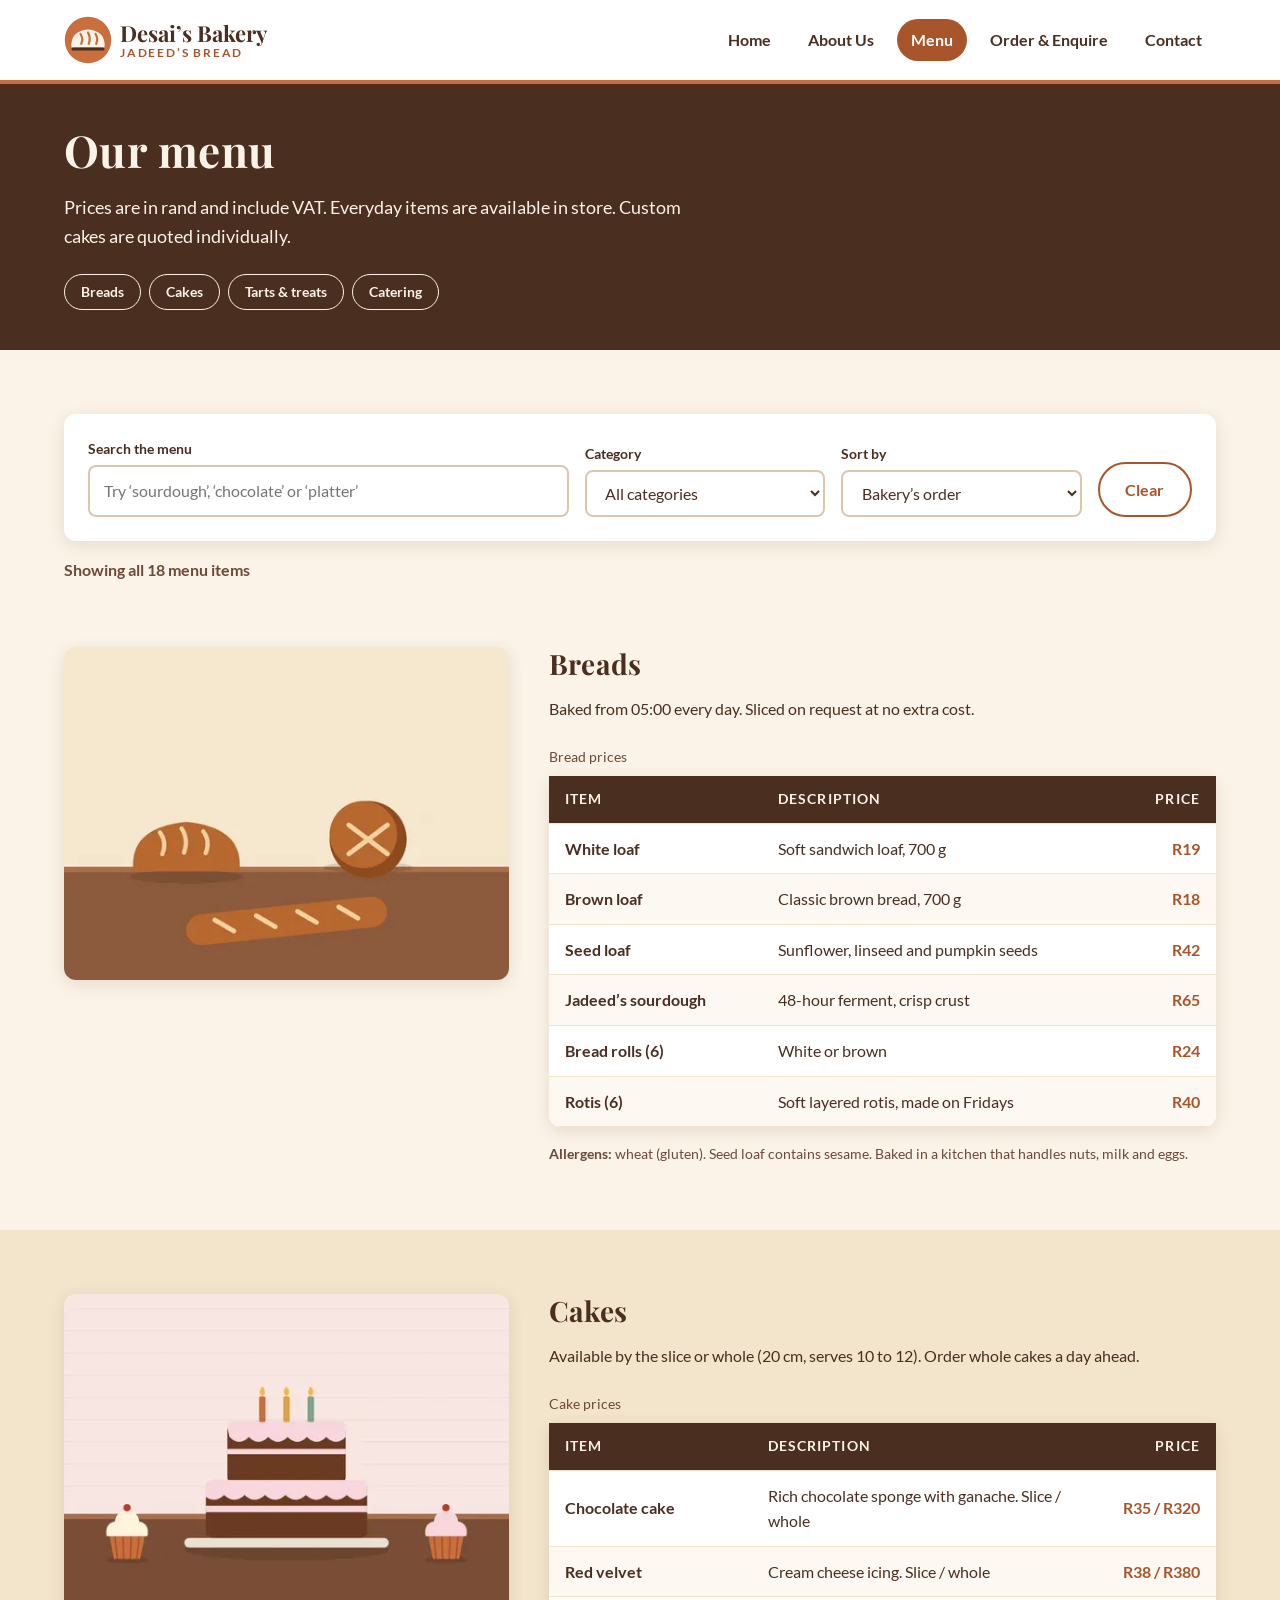
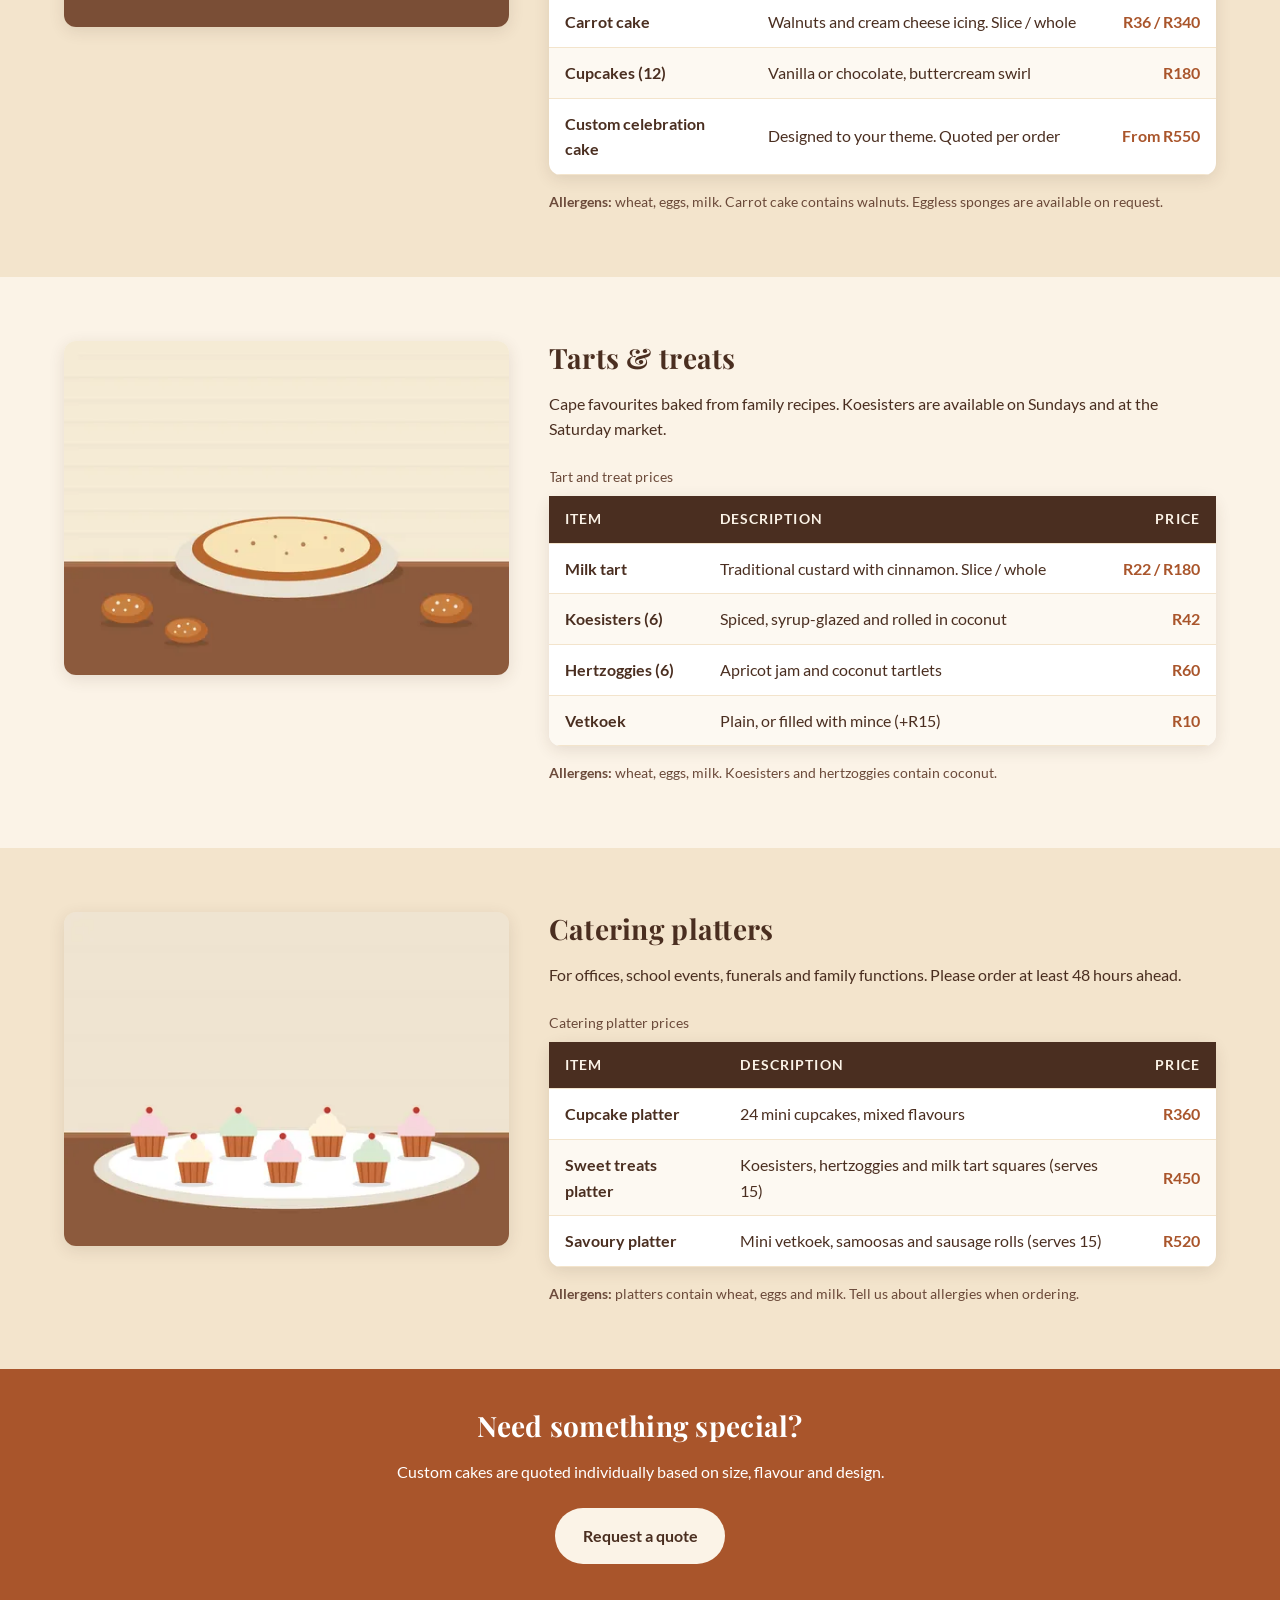
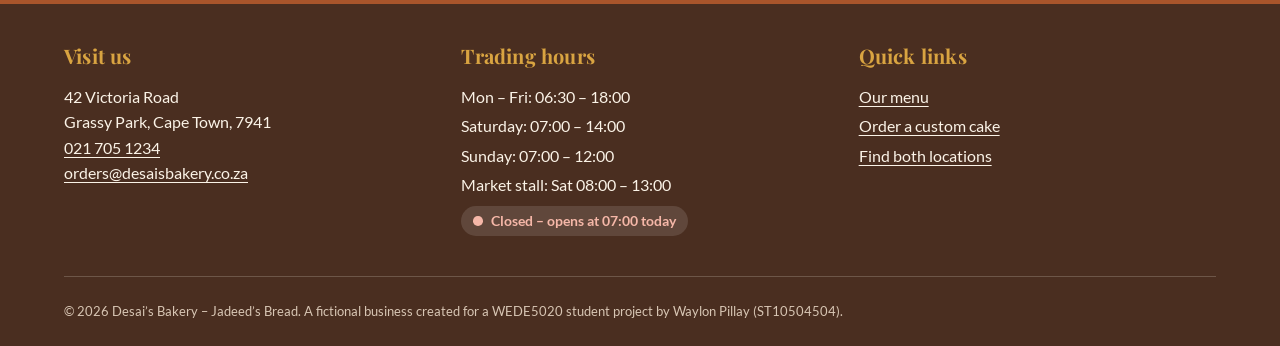
<file: WEDE5020-POE-ST10504504/products.html>
<!DOCTYPE html>
<html lang="en-ZA">
<head>
    <!-- Character set and responsive viewport so the layout scales on phones and tablets -->
    <meta charset="UTF-8">
    <!-- SECURITY: Content Security Policy only allows scripts, styles and fonts from this site,
         map tiles from OpenStreetMap and form posts to Formspree (MDN Web Docs, 2026g) -->
    <meta http-equiv="Content-Security-Policy" content="default-src 'self'; script-src 'self'; style-src 'self'; img-src 'self' data: https://tile.openstreetmap.org; font-src 'self'; connect-src 'self' https://formspree.io; form-action 'self' https://formspree.io mailto:; base-uri 'self'; object-src 'none'">
    <meta name="referrer" content="strict-origin-when-cross-origin">
    <meta name="viewport" content="width=device-width, initial-scale=1.0">
    <meta name="description" content="Search the full menu and prices: bread from R18, cakes by the slice or whole, milk tart, koesisters, hertzoggies and catering platters in Grassy Park.">
    <meta name="author" content="Waylon Pillay (ST10504504)">
    <!-- SEO: keywords, indexing, canonical URL and social sharing (Open Graph) tags -->
    <meta name="keywords" content="bakery menu Cape Town, bread prices, cake prices Cape Town, milk tart price, koesisters Grassy Park, catering platters Cape Town">
    <meta name="robots" content="index, follow">
    <meta name="theme-color" content="#4A2E20">
    <link rel="canonical" href="https://waylonpillay8.github.io/WEDE-POE/WEDE5020-POE-ST10504504/products.html">
    <meta property="og:type" content="website">
    <meta property="og:site_name" content="Desai&#8217;s Bakery &#8211; Jadeed&#8217;s Bread">
    <meta property="og:title" content="Bakery Menu &amp; Prices: Bread, Cakes &amp; Treats | Desai&#8217;s Bakery">
    <meta property="og:description" content="Search the full menu and prices: bread from R18, cakes by the slice or whole, milk tart, koesisters, hertzoggies and catering platters in Grassy Park.">
    <meta property="og:url" content="https://waylonpillay8.github.io/WEDE-POE/WEDE5020-POE-ST10504504/products.html">
    <meta property="og:image" content="https://waylonpillay8.github.io/WEDE-POE/WEDE5020-POE-ST10504504/images/cakes-960.jpg">
    <meta property="og:image:alt" content="Two-tier chocolate cake with pink icing and cupcakes">
    <meta property="og:locale" content="en_ZA">
    <meta name="twitter:card" content="summary_large_image">
    <title>Bakery Menu &amp; Prices: Bread, Cakes &amp; Treats | Desai&#8217;s Bakery</title>
    <!-- Favicon and the single external stylesheet shared by every page -->
    <link rel="icon" href="images/logo.svg" type="image/svg+xml">
    <link rel="stylesheet" href="css/style.css">
    <!-- JavaScript (Part 3). "defer" downloads the files without blocking the page
         and runs them in order once the HTML has been read. -->
    <script src="js/main.js" defer></script>
    <script src="js/menu.js" defer></script>
</head>
<body>
    <!-- Skip link lets keyboard users jump straight past the navigation -->
    <a class="skip-link" href="#main">Skip to main content</a>

    <!-- ===== SITE HEADER: logo + main navigation (identical on all five pages) ===== -->
    <header class="site-header">
        <div class="container header-inner">
            <a class="brand" href="index.html">
                <img src="images/logo.svg" alt="" width="48" height="48">
                <span class="brand-text">Desai&#8217;s Bakery<small>Jadeed&#8217;s Bread</small></span>
            </a>

            <!-- Checkbox + label create a CSS-only hamburger menu on small screens (no JavaScript needed) -->
            <input type="checkbox" id="nav-toggle" class="nav-toggle" aria-label="Show or hide the menu">
            <label for="nav-toggle" class="nav-toggle-label"><span></span></label>

            <nav class="main-nav" aria-label="Main navigation">
                <ul>
                <li><a href="index.html">Home</a></li>
                <li><a href="about.html">About Us</a></li>
                <li><a href="products.html" class="active" aria-current="page">Menu</a></li>
                <li><a href="enquiry.html">Order &amp; Enquire</a></li>
                <li><a href="contact.html">Contact</a></li>
                </ul>
            </nav>
        </div>
    </header>

    <main id="main">
        <section class="page-banner">
            <div class="container">
                <h1>Our menu</h1>
                <p class="lead">Prices are in rand and include VAT. Everyday items are available in store. Custom cakes are quoted individually.</p>
                <!-- In-page links jump to each menu category -->
                <nav class="jump-links" aria-label="Menu categories">
                    <a href="#breads">Breads</a>
                    <a href="#cakes">Cakes</a>
                    <a href="#tarts">Tarts &amp; treats</a>
                    <a href="#catering">Catering</a>
                </nav>
            </div>
        </section>

        <!-- MENU FINDER (Part 3): js/menu.js filters the tables below as the visitor types,
             and sorts each table by price or name. Hidden until JavaScript is running. -->
        <section class="section finder-section" aria-label="Search the menu">
            <div class="container">
                <form id="menu-finder" class="menu-finder" role="search" hidden>
                    <div class="field finder-search">
                        <label for="menu-search">Search the menu</label>
                        <input type="search" id="menu-search" name="q" placeholder="Try &#8216;sourdough&#8217;, &#8216;chocolate&#8217; or &#8216;platter&#8217;" autocomplete="off" maxlength="40">
                    </div>
                    <div class="field">
                        <label for="menu-category">Category</label>
                        <select id="menu-category" name="category">
                            <option value="all">All categories</option>
                            <option value="breads">Breads</option>
                            <option value="cakes">Cakes</option>
                            <option value="tarts">Tarts &amp; treats</option>
                            <option value="catering">Catering</option>
                        </select>
                    </div>
                    <div class="field">
                        <label for="menu-sort">Sort by</label>
                        <select id="menu-sort" name="sort">
                            <option value="default">Bakery&#8217;s order</option>
                            <option value="price-asc">Price: low to high</option>
                            <option value="price-desc">Price: high to low</option>
                            <option value="name-asc">Name: A to Z</option>
                        </select>
                    </div>
                    <button type="reset" class="btn btn-secondary">Clear</button>
                </form>
                <p id="menu-result-count" class="menu-results" aria-live="polite"></p>
                <div id="menu-empty" class="panel menu-empty" hidden>
                    <p>Nothing on the menu matches that search. We may still be able to bake it for you.</p>
                    <div class="button-row">
                        <button type="button" id="menu-clear" class="btn btn-secondary">Clear search</button>
                        <a class="btn btn-primary" href="enquiry.html">Ask for a custom order</a>
                    </div>
                </div>
            </div>
        </section>

        <!-- MENU CATEGORY: Breads -->
        <section class="section menu-section" id="breads">
            <div class="container menu-block">
                <picture class="menu-image">
                    <source type="image/webp" srcset="images/breads-480.webp 480w, images/breads-960.webp 960w" sizes="(min-width: 64em) 35vw, 100vw">
                    <img src="images/breads-960.jpg" srcset="images/breads-480.jpg 480w, images/breads-960.jpg 960w" sizes="(min-width: 64em) 35vw, 100vw"
                         alt="A domed white loaf, a round seed loaf and a baguette on a wooden counter" width="960" height="720" loading="lazy">
                </picture>
                <div class="menu-content">
                    <h2>Breads</h2>
                    <p>Baked from 05:00 every day. Sliced on request at no extra cost.</p>
                <table class="menu-table">
                    <caption>Bread prices</caption>
                    <thead>
                        <tr><th scope="col">Item</th><th scope="col">Description</th><th scope="col">Price</th></tr>
                    </thead>
                    <tbody>
                        <tr>
                            <th scope="row">White loaf</th>
                            <td>Soft sandwich loaf, 700 g</td>
                            <td class="price">R19</td>
                        </tr>
                        <tr>
                            <th scope="row">Brown loaf</th>
                            <td>Classic brown bread, 700 g</td>
                            <td class="price">R18</td>
                        </tr>
                        <tr>
                            <th scope="row">Seed loaf</th>
                            <td>Sunflower, linseed and pumpkin seeds</td>
                            <td class="price">R42</td>
                        </tr>
                        <tr>
                            <th scope="row">Jadeed&#8217;s sourdough</th>
                            <td>48-hour ferment, crisp crust</td>
                            <td class="price">R65</td>
                        </tr>
                        <tr>
                            <th scope="row">Bread rolls (6)</th>
                            <td>White or brown</td>
                            <td class="price">R24</td>
                        </tr>
                        <tr>
                            <th scope="row">Rotis (6)</th>
                            <td>Soft layered rotis, made on Fridays</td>
                            <td class="price">R40</td>
                        </tr>
                    </tbody>
                </table>
                    <p class="allergen"><strong>Allergens:</strong> wheat (gluten). Seed loaf contains sesame. Baked in a kitchen that handles nuts, milk and eggs.</p>
                </div>
            </div>
        </section>
        <!-- MENU CATEGORY: Cakes -->
        <section class="section section-alt menu-section" id="cakes">
            <div class="container menu-block">
                <picture class="menu-image">
                    <source type="image/webp" srcset="images/cakes-480.webp 480w, images/cakes-960.webp 960w" sizes="(min-width: 64em) 35vw, 100vw">
                    <img src="images/cakes-960.jpg" srcset="images/cakes-480.jpg 480w, images/cakes-960.jpg 960w" sizes="(min-width: 64em) 35vw, 100vw"
                         alt="Two-tier chocolate cake with pink icing and candles, flanked by cupcakes" width="960" height="720" loading="lazy">
                </picture>
                <div class="menu-content">
                    <h2>Cakes</h2>
                    <p>Available by the slice or whole (20 cm, serves 10 to 12). Order whole cakes a day ahead.</p>
                <table class="menu-table">
                    <caption>Cake prices</caption>
                    <thead>
                        <tr><th scope="col">Item</th><th scope="col">Description</th><th scope="col">Price</th></tr>
                    </thead>
                    <tbody>
                        <tr>
                            <th scope="row">Chocolate cake</th>
                            <td>Rich chocolate sponge with ganache. Slice / whole</td>
                            <td class="price">R35 / R320</td>
                        </tr>
                        <tr>
                            <th scope="row">Red velvet</th>
                            <td>Cream cheese icing. Slice / whole</td>
                            <td class="price">R38 / R380</td>
                        </tr>
                        <tr>
                            <th scope="row">Carrot cake</th>
                            <td>Walnuts and cream cheese icing. Slice / whole</td>
                            <td class="price">R36 / R340</td>
                        </tr>
                        <tr>
                            <th scope="row">Cupcakes (12)</th>
                            <td>Vanilla or chocolate, buttercream swirl</td>
                            <td class="price">R180</td>
                        </tr>
                        <tr>
                            <th scope="row">Custom celebration cake</th>
                            <td>Designed to your theme. Quoted per order</td>
                            <td class="price">From R550</td>
                        </tr>
                    </tbody>
                </table>
                    <p class="allergen"><strong>Allergens:</strong> wheat, eggs, milk. Carrot cake contains walnuts. Eggless sponges are available on request.</p>
                </div>
            </div>
        </section>
        <!-- MENU CATEGORY: Tarts &amp; treats -->
        <section class="section menu-section" id="tarts">
            <div class="container menu-block">
                <picture class="menu-image">
                    <source type="image/webp" srcset="images/tarts-480.webp 480w, images/tarts-960.webp 960w" sizes="(min-width: 64em) 35vw, 100vw">
                    <img src="images/tarts-960.jpg" srcset="images/tarts-480.jpg 480w, images/tarts-960.jpg 960w" sizes="(min-width: 64em) 35vw, 100vw"
                         alt="A whole milk tart dusted with cinnamon surrounded by Cape Malay koesisters" width="960" height="720" loading="lazy">
                </picture>
                <div class="menu-content">
                    <h2>Tarts &amp; treats</h2>
                    <p>Cape favourites baked from family recipes. Koesisters are available on Sundays and at the Saturday market.</p>
                <table class="menu-table">
                    <caption>Tart and treat prices</caption>
                    <thead>
                        <tr><th scope="col">Item</th><th scope="col">Description</th><th scope="col">Price</th></tr>
                    </thead>
                    <tbody>
                        <tr>
                            <th scope="row">Milk tart</th>
                            <td>Traditional custard with cinnamon. Slice / whole</td>
                            <td class="price">R22 / R180</td>
                        </tr>
                        <tr>
                            <th scope="row">Koesisters (6)</th>
                            <td>Spiced, syrup-glazed and rolled in coconut</td>
                            <td class="price">R42</td>
                        </tr>
                        <tr>
                            <th scope="row">Hertzoggies (6)</th>
                            <td>Apricot jam and coconut tartlets</td>
                            <td class="price">R60</td>
                        </tr>
                        <tr>
                            <th scope="row">Vetkoek</th>
                            <td>Plain, or filled with mince (+R15)</td>
                            <td class="price">R10</td>
                        </tr>
                    </tbody>
                </table>
                    <p class="allergen"><strong>Allergens:</strong> wheat, eggs, milk. Koesisters and hertzoggies contain coconut.</p>
                </div>
            </div>
        </section>
        <!-- MENU CATEGORY: Catering platters -->
        <section class="section section-alt menu-section" id="catering">
            <div class="container menu-block">
                <picture class="menu-image">
                    <source type="image/webp" srcset="images/catering-platter-480.webp 480w, images/catering-platter-960.webp 960w" sizes="(min-width: 64em) 35vw, 100vw">
                    <img src="images/catering-platter-960.jpg" srcset="images/catering-platter-480.jpg 480w, images/catering-platter-960.jpg 960w" sizes="(min-width: 64em) 35vw, 100vw"
                         alt="Large round platter holding a dozen cupcakes with pink, cream and green icing" width="960" height="720" loading="lazy">
                </picture>
                <div class="menu-content">
                    <h2>Catering platters</h2>
                    <p>For offices, school events, funerals and family functions. Please order at least 48 hours ahead.</p>
                <table class="menu-table">
                    <caption>Catering platter prices</caption>
                    <thead>
                        <tr><th scope="col">Item</th><th scope="col">Description</th><th scope="col">Price</th></tr>
                    </thead>
                    <tbody>
                        <tr>
                            <th scope="row">Cupcake platter</th>
                            <td>24 mini cupcakes, mixed flavours</td>
                            <td class="price">R360</td>
                        </tr>
                        <tr>
                            <th scope="row">Sweet treats platter</th>
                            <td>Koesisters, hertzoggies and milk tart squares (serves 15)</td>
                            <td class="price">R450</td>
                        </tr>
                        <tr>
                            <th scope="row">Savoury platter</th>
                            <td>Mini vetkoek, samoosas and sausage rolls (serves 15)</td>
                            <td class="price">R520</td>
                        </tr>
                    </tbody>
                </table>
                    <p class="allergen"><strong>Allergens:</strong> platters contain wheat, eggs and milk. Tell us about allergies when ordering.</p>
                </div>
            </div>
        </section>

        <!-- CUSTOM ORDERS CALL TO ACTION -->
        <section class="cta-banner">
            <div class="container cta-inner">
                <h2>Need something special?</h2>
                <p>Custom cakes are quoted individually based on size, flavour and design.</p>
                <a class="btn btn-light" href="enquiry.html">Request a quote</a>
            </div>
        </section>
    </main>

    <!-- ===== SITE FOOTER: contact summary, hours and quick links ===== -->
    <footer class="site-footer">
        <div class="container footer-grid">
            <section>
                <h2>Visit us</h2>
                <address>
                    42 Victoria Road<br>
                    Grassy Park, Cape Town, 7941<br>
                    <a href="tel:+27217051234">021&nbsp;705&nbsp;1234</a><br>
                    <a href="mailto:orders@desaisbakery.co.za">orders@desaisbakery.co.za</a>
                </address>
            </section>
            <section>
                <h2>Trading hours</h2>
                <ul class="plain-list">
                    <li>Mon &#8211; Fri: 06:30 &#8211; 18:00</li>
                    <li>Saturday: 07:00 &#8211; 14:00</li>
                    <li>Sunday: 07:00 &#8211; 12:00</li>
                    <li>Market stall: Sat 08:00 &#8211; 13:00</li>
                </ul>
                <!-- Filled in by main.js with the live open/closed status -->
                <p class="open-status" data-open-status hidden></p>
            </section>
            <section>
                <h2>Quick links</h2>
                <ul class="plain-list">
                    <li><a href="products.html">Our menu</a></li>
                    <li><a href="enquiry.html">Order a custom cake</a></li>
                    <li><a href="contact.html">Find both locations</a></li>
                </ul>
            </section>
        </div>
        <p class="footer-note container">
            &copy; <span data-year>2026</span> Desai&#8217;s Bakery &#8211; Jadeed&#8217;s Bread. A fictional business created for a WEDE5020 student project by Waylon Pillay (ST10504504).
        </p>
    </footer>
</body>
</html>
</file>
<file: WEDE5020-POE-ST10504504/css/style.css>
/* ==========================================================================
   Desai's Bakery – Jadeed's Bread | style.css
   WEDE5020 POE Parts 2 and 3 – Waylon Pillay (ST10504504)

   One external stylesheet, linked from all five pages.
   Structure:
     1. Fonts (self-hosted)
     2. CSS reset
     3. Design tokens (custom properties)
     4. Base styles and typography
     5. Layout helpers
     6. Header and navigation
     7. Buttons and links (incl. pseudo-classes)
     8. Page sections and components
     9. Menu tables
    10. Forms
    11. Footer
    12. Responsive design: tablet (max 64em) and mobile (max 48em / 30em)
    13. Part 3 – JavaScript components: open-now status, reveal animations,
        back-to-top, today's bakes, menu finder, gallery + lightbox,
        Leaflet maps, FAQ accordion, form errors and responses

   Styles are written for the desktop first, then media queries adjust
   the layout, type and navigation for smaller screens.
   ========================================================================== */


/* 1. FONTS --------------------------------------------------------------
   Playfair Display (headings) and Lato (body) are stored in /fonts so the
   site does not depend on an external font service. Both use the SIL
   Open Font License. font-display: swap shows fallback text while loading. */
@font-face {
    font-family: "Playfair Display";
    src: url("../fonts/playfair-display-latin-700-normal.woff2") format("woff2");
    font-weight: 700;
    font-style: normal;
    font-display: swap;
}
@font-face {
    font-family: "Lato";
    src: url("../fonts/lato-latin-400-normal.woff2") format("woff2");
    font-weight: 400;
    font-style: normal;
    font-display: swap;
}
@font-face {
    font-family: "Lato";
    src: url("../fonts/lato-latin-400-italic.woff2") format("woff2");
    font-weight: 400;
    font-style: italic;
    font-display: swap;
}
@font-face {
    font-family: "Lato";
    src: url("../fonts/lato-latin-700-normal.woff2") format("woff2");
    font-weight: 700;
    font-style: normal;
    font-display: swap;
}


/* 2. CSS RESET ----------------------------------------------------------
   Removes browser default margins and makes sizing predictable so the
   site looks the same in Chrome, Firefox, Edge and Safari. */
*,
*::before,
*::after {
    box-sizing: border-box;
    margin: 0;
    padding: 0;
}

html {
    -webkit-text-size-adjust: 100%;
    text-size-adjust: 100%;
    scroll-behavior: smooth;
}

img,
picture,
svg,
iframe {
    display: block;
    max-width: 100%;       /* images never overflow their container */
}

img {
    height: auto;          /* keeps the aspect ratio when width shrinks */
}

input,
button,
select,
textarea {
    font: inherit;         /* form controls use the site font */
    color: inherit;
}

ul[class],
ol[class] {
    list-style: none;
}


/* 3. DESIGN TOKENS ------------------------------------------------------
   Colours and sizes from the Website Project Proposal, stored once and
   reused everywhere with var(). */
:root {
    /* Colour scheme */
    --cream: #FBF3E7;          /* page background */
    --cream-dark: #F3E4CC;     /* alternate section background */
    --terracotta: #C96F3E;     /* decorative accent */
    --terracotta-dark: #A9552B;/* buttons and links (darker to pass WCAG AA contrast) */
    --terracotta-deep: #8A431F;/* hover / active state */
    --brown: #4A2E20;          /* main text */
    --brown-soft: #6B4A3A;     /* secondary text */
    --gold: #D9A441;           /* small highlights */
    --white: #FFFFFF;

    /* Typography */
    --font-heading: "Playfair Display", Georgia, "Times New Roman", serif;
    --font-body: "Lato", "Segoe UI", Arial, sans-serif;

    /* Type scale (1.25 ratio) using rem so it respects browser font settings */
    --fs-small: 0.875rem;  /* 14px */
    --fs-base: 1rem;       /* 16px */
    --fs-h3: 1.25rem;      /* 20px */
    --fs-h2: 1.75rem;      /* 28px */
    --fs-h1: 2.75rem;      /* 44px */

    /* Spacing and shape */
    --space-xs: 0.5rem;
    --space-sm: 1rem;
    --space-md: 1.5rem;
    --space-lg: 2.5rem;
    --space-xl: 4rem;
    --radius: 0.75rem;
    --shadow: 0 0.25rem 1rem rgba(74, 46, 32, 0.12);
    --max-width: 75rem;    /* 1200px */
}


/* 4. BASE STYLES AND TYPOGRAPHY ---------------------------------------- */
body {
    font-family: var(--font-body);
    font-size: var(--fs-base);
    line-height: 1.6;
    color: var(--brown);
    background-color: var(--cream);
}

h1,
h2,
h3 {
    font-family: var(--font-heading);
    font-weight: 700;
    line-height: 1.2;
    color: var(--brown);
    letter-spacing: 0.01em;
}

h1 { font-size: var(--fs-h1); margin-bottom: var(--space-sm); }
h2 { font-size: var(--fs-h2); margin-bottom: var(--space-sm); }
h3 { font-size: var(--fs-h3); margin-bottom: var(--space-xs); }

p + p {
    margin-top: var(--space-sm);
}

a {
    color: var(--terracotta-dark);
    text-decoration-thickness: 0.08em;
    text-underline-offset: 0.2em;
}

address {
    font-style: normal;
}

.lead {
    font-size: 1.125rem;
    color: var(--brown-soft);
    max-width: 40rem;
}

.eyebrow {
    font-size: var(--fs-small);
    font-weight: 700;
    text-transform: uppercase;
    letter-spacing: 0.12em;
    color: var(--terracotta-dark);
    margin-bottom: var(--space-xs);
}

/* Hides text visually but keeps it available to screen readers */
.visually-hidden {
    position: absolute;
    width: 1px;
    height: 1px;
    overflow: hidden;
    clip: rect(0 0 0 0);
    white-space: nowrap;
}

/* Skip link is hidden until it receives keyboard focus */
.skip-link {
    position: absolute;
    left: var(--space-sm);
    top: -3rem;
    background: var(--brown);
    color: var(--white);
    padding: var(--space-xs) var(--space-sm);
    border-radius: var(--radius);
    z-index: 100;
}
.skip-link:focus {
    top: var(--space-sm);
}


/* 5. LAYOUT HELPERS ------------------------------------------------------ */
.container {
    width: 90%;
    max-width: var(--max-width);
    margin-inline: auto;
}

.section {
    padding-block: var(--space-xl);
}

.section-alt {
    background-color: var(--cream-dark);
}

.section-title {
    text-align: center;
}

.section-intro {
    text-align: center;
    color: var(--brown-soft);
    max-width: 40rem;
    margin: 0 auto var(--space-lg);
}

/* Two columns: image + text side by side (Grid) */
.split {
    display: grid;
    grid-template-columns: 1fr 1fr;
    gap: var(--space-lg);
    align-items: center;
}

.two-col {
    display: grid;
    grid-template-columns: repeat(2, 1fr);
    gap: var(--space-lg);
}

/* Rounded corners and a soft shadow on content images */
.split picture img,
.menu-image img,
.contact-details picture img {
    border-radius: var(--radius);
    box-shadow: var(--shadow);
}


/* 6. HEADER AND NAVIGATION ---------------------------------------------- */
.site-header {
    background-color: var(--white);
    border-bottom: 4px solid var(--terracotta);
    position: sticky;      /* header stays visible while scrolling */
    top: 0;
    z-index: 50;
}

.header-inner {
    display: flex;
    align-items: center;
    justify-content: space-between;
    gap: var(--space-md);
    padding-block: var(--space-sm);
}

.brand {
    display: flex;
    align-items: center;
    gap: var(--space-xs);
    text-decoration: none;
}

.brand-text {
    font-family: var(--font-heading);
    font-size: 1.375rem;
    font-weight: 700;
    color: var(--brown);
    line-height: 1.1;
}

.brand-text small {
    display: block;
    font-family: var(--font-body);
    font-size: 0.75rem;
    font-weight: 700;
    letter-spacing: 0.15em;
    text-transform: uppercase;
    color: var(--terracotta-dark);
}

.main-nav ul {
    display: flex;
    gap: var(--space-xs);
    list-style: none;      /* removes the default bullets */
}

.main-nav a {
    display: block;
    padding: 0.5rem 0.9rem;
    border-radius: 2rem;
    color: var(--brown);
    font-weight: 700;
    text-decoration: none;
    transition: background-color 0.2s ease, color 0.2s ease;
}

/* Pseudo-classes give feedback on hover, keyboard focus and click */
.main-nav a:hover {
    background-color: var(--cream-dark);
}
.main-nav a:focus-visible {
    outline: 3px solid var(--gold);
    outline-offset: 2px;
}
.main-nav a:active {
    background-color: var(--terracotta);
    color: var(--white);
}

/* Current page is highlighted */
.main-nav a.active {
    background-color: var(--terracotta-dark);
    color: var(--white);
}

/* The hamburger checkbox and icon are hidden on desktop */
.nav-toggle,
.nav-toggle-label {
    display: none;
}


/* 7. BUTTONS AND LINKS --------------------------------------------------- */
.btn {
    display: inline-block;
    padding: 0.8rem 1.6rem;
    border: 2px solid transparent;
    border-radius: 2rem;
    font-weight: 700;
    text-decoration: none;
    cursor: pointer;
    transition: background-color 0.2s ease, transform 0.15s ease, box-shadow 0.2s ease;
}

.btn-primary {
    background-color: var(--terracotta-dark);
    color: var(--white);
}
.btn-primary:hover {
    background-color: var(--terracotta-deep);
    box-shadow: var(--shadow);
    transform: translateY(-2px);
}

.btn-secondary {
    border-color: var(--terracotta-dark);
    color: var(--terracotta-dark);
    background-color: transparent;
}
.btn-secondary:hover {
    background-color: var(--terracotta-dark);
    color: var(--white);
}

.btn-light {
    background-color: var(--cream);
    color: var(--brown);
}
.btn-light:hover {
    background-color: var(--white);
    transform: translateY(-2px);
}

/* Shared focus and active styles for every button */
.btn:focus-visible {
    outline: 3px solid var(--gold);
    outline-offset: 3px;
}
.btn:active {
    transform: translateY(1px);
    box-shadow: none;
}

.button-row {
    display: flex;
    flex-wrap: wrap;
    gap: var(--space-sm);
    margin-top: var(--space-md);
}

.text-link {
    font-weight: 700;
}
.text-link::after {
    content: " \2192";     /* arrow after "View" links */
}
.text-link:hover {
    color: var(--terracotta-deep);
}


/* 8. PAGE SECTIONS AND COMPONENTS -------------------------------------- */

/* Hero (home page) */
.hero {
    background: linear-gradient(135deg, var(--cream) 0%, var(--cream-dark) 100%);
    padding-block: var(--space-xl);
}

.hero-inner {
    display: grid;
    grid-template-columns: 1fr 1.2fr;
    gap: var(--space-lg);
    align-items: center;
}

.hero-image img {
    border-radius: var(--radius);
    box-shadow: var(--shadow);
}

/* Banner at the top of inner pages */
.page-banner {
    background-color: var(--brown);
    padding-block: var(--space-lg);
}
.page-banner h1,
.page-banner .lead {
    color: var(--cream);
}

.jump-links {
    display: flex;
    flex-wrap: wrap;
    gap: var(--space-xs);
    margin-top: var(--space-md);
}
.jump-links a {
    padding: 0.35rem 1rem;
    border: 1px solid var(--cream);
    border-radius: 2rem;
    color: var(--cream);
    text-decoration: none;
    font-size: var(--fs-small);
    font-weight: 700;
}
.jump-links a:hover,
.jump-links a:focus-visible {
    background-color: var(--cream);
    color: var(--brown);
}

/* Category cards (home page) */
.card-grid {
    display: grid;
    grid-template-columns: repeat(3, 1fr);
    gap: var(--space-md);
}

.card {
    background-color: var(--white);
    border-radius: var(--radius);
    overflow: hidden;
    box-shadow: var(--shadow);
    display: flex;
    flex-direction: column;
    transition: transform 0.2s ease, box-shadow 0.2s ease;
}
.card:hover {
    transform: translateY(-4px);
    box-shadow: 0 0.5rem 1.5rem rgba(74, 46, 32, 0.18);
}

.card-body {
    padding: var(--space-md);
    display: flex;
    flex-direction: column;
    gap: var(--space-xs);
    flex: 1;
}
.card-body .text-link {
    margin-top: auto;      /* pushes the link to the bottom of each card */
}

/* Selling points list */
.feature-list {
    display: grid;
    grid-template-columns: repeat(3, 1fr);
    gap: var(--space-md);
    margin-top: var(--space-lg);
}
.feature-list li {
    background-color: var(--white);
    border-top: 4px solid var(--gold);
    border-radius: var(--radius);
    padding: var(--space-md);
}

/* Call-to-action banner */
.cta-banner {
    background-color: var(--terracotta-dark);
    padding-block: var(--space-lg);
}
.cta-inner {
    text-align: center;
}
.cta-inner h2,
.cta-inner p {
    color: var(--white);
}
.cta-inner p {
    margin-bottom: var(--space-md);
}

/* Generic panel */
.panel {
    background-color: var(--white);
    border-radius: var(--radius);
    padding: var(--space-lg);
    box-shadow: var(--shadow);
}

/* About: milestones timeline */
.timeline {
    max-width: 40rem;
    margin: var(--space-lg) auto 0;
    border-left: 4px solid var(--terracotta);
}
.timeline li {
    position: relative;
    padding: 0 0 var(--space-md) var(--space-md);
}
.timeline li::before {
    content: "";
    position: absolute;
    left: -0.6rem;
    top: 0.35rem;
    width: 1rem;
    height: 1rem;
    border-radius: 50%;
    background-color: var(--gold);
    border: 3px solid var(--cream-dark);
}
.timeline .year {
    display: inline-block;
    min-width: 3.5rem;
    font-weight: 700;
    color: var(--terracotta-dark);
}

/* About: team cards */
.team-grid {
    display: grid;
    grid-template-columns: repeat(3, 1fr);
    gap: var(--space-md);
    margin-top: var(--space-lg);
}
.team-card {
    background-color: var(--white);
    border-radius: var(--radius);
    padding: var(--space-lg) var(--space-md);
    text-align: center;
    box-shadow: var(--shadow);
}
.avatar {
    display: grid;
    place-items: center;
    width: 5rem;
    height: 5rem;
    margin: 0 auto var(--space-sm);
    border-radius: 50%;
    background-color: var(--terracotta);
    color: var(--white);
    font-family: var(--font-heading);
    font-size: 1.5rem;
}
.role {
    font-size: var(--fs-small);
    font-weight: 700;
    text-transform: uppercase;
    letter-spacing: 0.08em;
    color: var(--terracotta-dark);
}

/* Menu page: image beside content */
.menu-block {
    display: grid;
    grid-template-columns: 2fr 3fr;
    gap: var(--space-lg);
    align-items: start;
}
.menu-image {
    position: sticky;
    top: 7rem;
}
.allergen {
    margin-top: var(--space-sm);
    font-size: var(--fs-small);
    color: var(--brown-soft);
}

/* Contact page */
.location-card {
    background-color: var(--white);
    border-radius: var(--radius);
    padding: var(--space-md);
    box-shadow: var(--shadow);
}
.location-card address {
    font-weight: 700;
}
.location-card p {
    color: var(--brown-soft);
    font-size: var(--fs-small);
    margin-bottom: var(--space-sm);
}
.map-frame {
    aspect-ratio: 4 / 3;
    border-radius: var(--radius);
    overflow: hidden;
    border: 1px solid var(--cream-dark);
}
.map-frame iframe {
    width: 100%;
    height: 100%;
    border: 0;
}

.contact-details dl {
    display: grid;
    grid-template-columns: auto 1fr;
    gap: var(--space-xs) var(--space-md);
    margin-bottom: var(--space-md);
}
.contact-details dt {
    font-weight: 700;
}
.contact-details dd,
address a {
    overflow-wrap: anywhere;   /* long email addresses wrap on very small screens */
}


/* 9. MENU TABLES ---------------------------------------------------------- */
.menu-table {
    width: 100%;
    border-collapse: collapse;
    background-color: var(--white);
    border-radius: var(--radius);
    overflow: hidden;
    box-shadow: var(--shadow);
    margin-top: var(--space-md);
}
.menu-table caption {
    text-align: left;
    font-size: var(--fs-small);
    color: var(--brown-soft);
    padding-bottom: var(--space-xs);
}
.menu-table th,
.menu-table td {
    padding: 0.75rem 1rem;
    text-align: left;
    border-bottom: 1px solid var(--cream-dark);
}
.menu-table thead th {
    background-color: var(--brown);
    color: var(--cream);
    font-size: var(--fs-small);
    text-transform: uppercase;
    letter-spacing: 0.08em;
}
.menu-table tbody tr:nth-child(even) {
    background-color: #FDF9F2;   /* zebra striping for readability */
}
.menu-table tbody tr:hover {
    background-color: var(--cream-dark);
}
.menu-table .price {
    font-weight: 700;
    color: var(--terracotta-dark);
    white-space: nowrap;
    text-align: right;
}
.menu-table thead th:last-child {
    text-align: right;
}


/* 10. FORMS -------------------------------------------------------------- */
.form-layout {
    display: grid;
    grid-template-columns: 2fr 1fr;
    gap: var(--space-lg);
    align-items: start;
}
/* On the contact page the details panel is narrower than the form */
.section-alt .form-layout {
    grid-template-columns: 1fr 1.4fr;
}

.form-card {
    background-color: var(--white);
    border-radius: var(--radius);
    padding: var(--space-lg);
    box-shadow: var(--shadow);
}

fieldset {
    border: none;
    margin-bottom: var(--space-md);
}
legend {
    font-family: var(--font-heading);
    font-size: var(--fs-h3);
    font-weight: 700;
    margin-bottom: var(--space-sm);
}

.field {
    display: flex;
    flex-direction: column;
    gap: 0.3rem;
    margin-bottom: var(--space-sm);
}
.field-row {
    display: grid;
    grid-template-columns: 1fr 1fr;
    gap: var(--space-sm);
}

label,
.group-label {
    font-weight: 700;
    font-size: var(--fs-small);
}

input[type="text"],
input[type="email"],
input[type="tel"],
input[type="number"],
input[type="date"],
input[type="file"],
input[type="search"],
select,
textarea {
    width: 100%;
    padding: 0.7rem 0.9rem;
    border: 2px solid #D9C7AE;
    border-radius: 0.5rem;
    background-color: var(--white);
    transition: border-color 0.2s ease, box-shadow 0.2s ease;
}

input:hover,
select:hover,
textarea:hover {
    border-color: var(--terracotta);
}
input:focus,
select:focus,
textarea:focus {
    outline: none;
    border-color: var(--terracotta-dark);
    box-shadow: 0 0 0 3px rgba(217, 164, 65, 0.45);
}
/* Red border only after the user has typed something invalid */
input:user-invalid,
textarea:user-invalid,
select:user-invalid {
    border-color: #B3261E;
}

textarea {
    resize: vertical;
}

.radio-group {
    display: flex;
    flex-direction: column;
    gap: 0.4rem;
}
.radio-group.inline {
    flex-direction: row;
    flex-wrap: wrap;
    align-items: center;
    gap: var(--space-sm);
}
.radio-group label {
    font-weight: 400;
    font-size: var(--fs-base);
    display: flex;
    align-items: center;
    gap: 0.5rem;
    cursor: pointer;
}
input[type="radio"] {
    accent-color: var(--terracotta-dark);
    width: 1.1rem;
    height: 1.1rem;
}

.sidebar ul {
    padding-left: 1.2rem;
}
.sidebar li + li {
    margin-top: var(--space-xs);
}


/* 11. FOOTER --------------------------------------------------------------- */
.site-footer {
    background-color: var(--brown);
    color: var(--cream);
    padding-top: var(--space-lg);
}
.footer-grid {
    display: grid;
    grid-template-columns: repeat(3, 1fr);
    gap: var(--space-lg);
}
.site-footer h2 {
    color: var(--gold);
    font-size: var(--fs-h3);
}
.site-footer a {
    color: var(--cream);
}
.site-footer a:hover,
.site-footer a:focus-visible {
    color: var(--gold);
}
.plain-list li + li {
    margin-top: 0.25rem;
}
.footer-note {
    border-top: 1px solid rgba(251, 243, 231, 0.2);
    margin-top: var(--space-lg);
    padding-block: var(--space-md);
    font-size: 0.8rem;
    color: #D8C6B4;
}


/* ==========================================================================
   12. RESPONSIVE DESIGN
   Breakpoints:
     - Tablet:  up to 64em (1024px)
     - Mobile:  up to 48em (768px)
     - Small mobile: up to 30em (480px)
   Relative units (rem, em, %) are used throughout so text and spacing
   scale smoothly between breakpoints.
   ========================================================================== */

/* ---------- TABLET (≤ 1024px) ---------- */
@media (max-width: 64em) {
    :root {
        --fs-h1: 2.25rem;  /* 36px */
        --fs-h2: 1.5rem;   /* 24px */
        --space-xl: 3rem;
    }

    .hero-inner {
        grid-template-columns: 1fr;       /* text on top, image underneath */
        text-align: center;
    }
    .hero-text .lead {
        margin-inline: auto;
    }
    .button-row {
        justify-content: center;
    }

    .card-grid,
    .team-grid,
    .feature-list {
        gap: var(--space-sm);              /* tighter gaps keep three columns readable */
    }
    .card-body,
    .team-card {
        padding: var(--space-sm);
    }

    .menu-block {
        grid-template-columns: 1fr;       /* image above the table */
    }
    .menu-image {
        position: static;
        max-width: 36rem;
    }

    .form-layout,
    .section-alt .form-layout {
        grid-template-columns: 1fr;
    }

    .main-nav a {
        padding: 0.5rem 0.7rem;
        font-size: 0.95rem;
    }
}

/* ---------- MOBILE (≤ 768px) ---------- */
@media (max-width: 48em) {
    :root {
        --fs-h1: 2rem;     /* 32px */
        --fs-h2: 1.375rem; /* 22px */
        --fs-h3: 1.125rem; /* 18px */
        --space-xl: 2.5rem;
        --space-lg: 1.75rem;
    }

    .container {
        width: 92%;
    }

    /* Hamburger icon replaces the horizontal menu */
    .nav-toggle-label {
        display: flex;
        align-items: center;
        justify-content: center;
        width: 2.75rem;
        height: 2.75rem;
        border-radius: 0.5rem;
        cursor: pointer;
    }
    .nav-toggle-label span,
    .nav-toggle-label span::before,
    .nav-toggle-label span::after {
        display: block;
        position: relative;
        width: 1.5rem;
        height: 3px;
        border-radius: 2px;
        background-color: var(--brown);
        transition: transform 0.2s ease, background-color 0.2s ease;
    }
    .nav-toggle-label span::before,
    .nav-toggle-label span::after {
        content: "";
        position: absolute;
        left: 0;
    }
    .nav-toggle-label span::before { top: -0.5rem; }
    .nav-toggle-label span::after  { top: 0.5rem; }

    /* Checkbox is visually hidden but still reachable with the keyboard */
    .nav-toggle {
        display: block;
        position: absolute;
        opacity: 0;
        width: 2.75rem;
        height: 2.75rem;
        top: 1.1rem;
        right: 0;
        cursor: pointer;
        z-index: 2;
    }
    .nav-toggle:focus-visible + .nav-toggle-label {
        outline: 3px solid var(--gold);
    }

    .header-inner {
        flex-wrap: wrap;
        position: relative;
    }

    /* Menu is collapsed until the checkbox is ticked */
    .main-nav {
        flex-basis: 100%;
        max-height: 0;
        overflow: hidden;
        transition: max-height 0.3s ease;
    }
    .nav-toggle:checked ~ .main-nav {
        max-height: 25rem;
    }
    .main-nav ul {
        flex-direction: column;
        gap: 0.25rem;
        padding-block: var(--space-xs);
    }
    .main-nav a {
        padding: 0.75rem 1rem;
        border-radius: 0.5rem;
        font-size: 1rem;
    }

    /* Hamburger turns into an X when open */
    .nav-toggle:checked + .nav-toggle-label span {
        background-color: transparent;
    }
    .nav-toggle:checked + .nav-toggle-label span::before {
        transform: translateY(0.5rem) rotate(45deg);
    }
    .nav-toggle:checked + .nav-toggle-label span::after {
        transform: translateY(-0.5rem) rotate(-45deg);
    }

    /* Everything drops to a single column */
    .split,
    .two-col,
    .card-grid,
    .team-grid,
    .feature-list,
    .footer-grid,
    .field-row {
        grid-template-columns: 1fr;
    }

    .panel,
    .form-card {
        padding: var(--space-md);
    }

    /* Menu table: hide the description column header and stack the description */
    .menu-table th,
    .menu-table td {
        padding: 0.6rem 0.75rem;
        font-size: 0.95rem;
    }
    .menu-table thead th:nth-child(2) {
        display: none;
    }
    .menu-table tbody tr {
        display: grid;
        grid-template-columns: 1fr auto;
    }
    .menu-table tbody td:nth-child(2) {
        grid-column: 1 / -1;
        grid-row: 2;
        padding-top: 0;
        font-size: var(--fs-small);
        color: var(--brown-soft);
        border-bottom: 1px solid var(--cream-dark);
    }
    .menu-table tbody th,
    .menu-table tbody .price {
        border-bottom: none;
    }
    .menu-table thead tr {
        display: grid;
        grid-template-columns: 1fr auto;
    }
}

/* ---------- SMALL MOBILE (≤ 480px) ---------- */
@media (max-width: 30em) {
    :root {
        --fs-h1: 1.75rem;  /* 28px */
    }

    .brand-text {
        font-size: 1.125rem;
    }
    .brand img {
        width: 40px;
        height: 40px;
    }

    .btn {
        width: 100%;               /* full-width buttons are easier to tap */
        text-align: center;
    }

    .radio-group.inline {
        flex-direction: column;
        align-items: flex-start;
    }
}


/* ==========================================================================
   13. PART 3 – JAVASCRIPT COMPONENTS
   Styles for the features added with JavaScript in Part 3. They come after
   the media queries, so each component keeps its own small responsive
   rules at the end of this section.
   ========================================================================== */

/* The hidden attribute must always win, even over display: grid/flex */
[hidden] {
    display: none !important;
}

/* Stops the page scrolling behind the open lightbox */
body.no-scroll {
    overflow: hidden;
}

/* ---------- Open-now status (footer, every page) ---------- */
.open-status {
    display: inline-flex;
    align-items: center;
    gap: 0.5rem;
    margin-top: var(--space-xs);
    padding: 0.25rem 0.75rem;
    border-radius: 999px;
    font-size: var(--fs-small);
    font-weight: 700;
    background-color: rgba(255, 255, 255, 0.12);
}
.open-status::before {
    content: "";
    width: 0.6rem;
    height: 0.6rem;
    border-radius: 50%;
    background-color: currentColor;
}
.open-status.is-open { color: #9BE3A5; }
.open-status.is-closed { color: #F5B7A8; }

/* ---------- Scroll-reveal animation ---------- */
.js-reveal .reveal {
    opacity: 0;
    transform: translateY(1.5rem);
    transition: opacity 0.6s ease, transform 0.6s ease;
}
.js-reveal .reveal.is-visible {
    opacity: 1;
    transform: none;
}

/* ---------- Back-to-top button ---------- */
.back-to-top {
    position: fixed;
    right: 1.25rem;
    bottom: 1.25rem;
    z-index: 50;
    width: 3rem;
    height: 3rem;
    border: 0;
    border-radius: 50%;
    background-color: var(--terracotta-dark);
    color: var(--white);
    font-size: 1.4rem;
    box-shadow: var(--shadow);
    cursor: pointer;
    opacity: 0;
    visibility: hidden;
    transform: translateY(1rem);
    transition: opacity 0.3s ease, transform 0.3s ease, visibility 0.3s, background-color 0.2s;
}
.back-to-top.is-visible {
    opacity: 1;
    visibility: visible;
    transform: none;
}
.back-to-top:hover { background-color: var(--terracotta-deep); }
.back-to-top:focus-visible { outline: 3px solid var(--gold); outline-offset: 3px; }

/* ---------- Today's bakes (home page, built by specials.js) ---------- */
.todays-bakes {
    max-width: 48rem;
    margin: 0 auto;
}
.todays-bakes h2 {
    text-align: center;
    margin-bottom: var(--space-sm);
}
.day-tabs {
    display: flex;
    flex-wrap: wrap;
    justify-content: center;
    gap: 0.4rem;
    margin-bottom: var(--space-md);
}
.day-tab {
    min-width: 3.25rem;
    padding: 0.45rem 0.8rem;
    border: 2px solid var(--terracotta);
    border-radius: 999px;
    background-color: var(--white);
    color: var(--brown);
    font: inherit;
    font-weight: 700;
    cursor: pointer;
    transition: background-color 0.2s, color 0.2s, transform 0.2s;
}
.day-tab:hover { transform: translateY(-2px); }
.day-tab:focus-visible { outline: 3px solid var(--gold); outline-offset: 2px; }
.day-tab.is-active {
    background-color: var(--terracotta-dark);
    border-color: var(--terracotta-dark);
    color: var(--white);
}
.bake-list {
    list-style: none;
    display: grid;
    grid-template-columns: repeat(2, 1fr);
    gap: var(--space-md);
}
.bake-item {
    background-color: var(--white);
    border-radius: var(--radius);
    border-top: 4px solid var(--terracotta);
    padding: var(--space-md);
    box-shadow: var(--shadow);
    animation: fade-up 0.4s ease both;
}
.bake-item h3 { margin-bottom: 0.25rem; }
.bake-item p { color: var(--brown-soft); }
.bake-item .bake-price {
    margin-top: var(--space-xs);
    color: var(--terracotta-dark);
    font-weight: 700;
    font-size: var(--fs-h3);
}
@keyframes fade-up {
    from { opacity: 0; transform: translateY(0.75rem); }
    to   { opacity: 1; transform: none; }
}

/* ---------- Menu finder (menu page, menu.js) ---------- */
.menu-finder {
    display: grid;
    grid-template-columns: 2fr 1fr 1fr auto;
    gap: var(--space-sm);
    align-items: end;
    background-color: var(--white);
    border-radius: var(--radius);
    padding: var(--space-md);
    box-shadow: var(--shadow);
}
.menu-finder .field { margin: 0; }
.menu-finder input[type="search"] { width: 100%; }
.menu-results {
    margin-top: var(--space-sm);
    font-weight: 700;
    color: var(--brown-soft);
}
.menu-empty {
    margin-top: var(--space-md);
    text-align: center;
}

/* ---------- Gallery and lightbox (about page, gallery.js) ---------- */
.gallery {
    list-style: none;
    display: grid;
    grid-template-columns: repeat(4, 1fr);
    gap: var(--space-sm);
}
.gallery a {
    display: block;
    position: relative;
    border-radius: var(--radius);
    overflow: hidden;
    box-shadow: var(--shadow);
}
.gallery img {
    width: 100%;
    aspect-ratio: 4 / 3;
    object-fit: cover;
    border-radius: 0;
    box-shadow: none;
    transition: transform 0.4s ease;
}
.gallery a::after {
    content: "\2922";               /* expand icon */
    position: absolute;
    right: 0.5rem;
    bottom: 0.5rem;
    width: 2rem;
    height: 2rem;
    display: grid;
    place-items: center;
    border-radius: 50%;
    background-color: rgba(74, 46, 32, 0.75);
    color: var(--white);
    opacity: 0;
    transition: opacity 0.3s;
}
.gallery a:hover img,
.gallery a:focus-visible img { transform: scale(1.06); }
.gallery a:hover::after,
.gallery a:focus-visible::after { opacity: 1; }
.gallery a:focus-visible { outline: 3px solid var(--gold); outline-offset: 3px; }

.lightbox {
    position: fixed;
    inset: 0;
    z-index: 100;
    display: grid;
    place-items: center;
    padding: 4rem 4.5rem 3rem;
    background-color: rgba(30, 18, 12, 0.92);
    opacity: 0;
    transition: opacity 0.3s ease;
}
.lightbox.is-open { opacity: 1; }
.lightbox-figure {
    max-width: 60rem;
    width: 100%;
    text-align: center;
}
.lightbox-image {
    max-height: 75vh;
    width: auto;
    max-width: 100%;
    margin: 0 auto;
    border-radius: var(--radius);
    opacity: 0;
    transform: scale(0.97);
    transition: opacity 0.3s ease, transform 0.3s ease;
}
.lightbox-image.is-loaded { opacity: 1; transform: none; }
.lightbox-caption {
    margin-top: var(--space-sm);
    color: var(--cream);
}
.lightbox-counter {
    position: absolute;
    top: 1.1rem;
    left: 1.25rem;
    color: var(--cream);
    font-size: var(--fs-small);
}
.lightbox-btn {
    position: absolute;
    width: 3rem;
    height: 3rem;
    border: 0;
    border-radius: 50%;
    background-color: rgba(255, 255, 255, 0.15);
    color: var(--white);
    font-size: 2rem;
    line-height: 1;
    cursor: pointer;
    transition: background-color 0.2s;
}
.lightbox-btn:hover { background-color: var(--terracotta-dark); }
.lightbox-btn:focus-visible { outline: 3px solid var(--gold); outline-offset: 2px; }
.lightbox-close { top: 0.75rem; right: 0.75rem; }
.lightbox-prev { left: 0.75rem; top: 50%; transform: translateY(-50%); }
.lightbox-next { right: 0.75rem; top: 50%; transform: translateY(-50%); }

/* ---------- Leaflet maps (contact page, map.js) ---------- */
.map-frame .leaflet-map {
    width: 100%;
    height: 100%;
}
.map-fallback {
    display: grid;
    place-items: center;
    height: 100%;
    padding: var(--space-md);
    text-align: center;
    background-color: var(--cream-dark);
}
.map-pin {
    background: none;
    border: 0;
}
.map-pin span {
    display: grid;
    place-items: center;
    width: 36px;
    height: 36px;
    border-radius: 50% 50% 50% 0;
    transform: rotate(-45deg);
    background-color: var(--terracotta-dark);
    border: 3px solid var(--white);
    box-shadow: 0 2px 6px rgba(0, 0, 0, 0.35);
    color: var(--white);
    font-weight: 700;
    font-family: var(--font-body);
}
.map-pin b {
    transform: rotate(45deg);    /* keeps the letter upright inside the rotated pin */
}
.leaflet-popup-content p { margin: 0.25rem 0; }
.leaflet-container a.btn { color: var(--white); }
.map-actions {
    display: flex;
    flex-wrap: wrap;
    gap: 0.5rem;
    margin-top: var(--space-sm);
}
.btn-small {
    padding: 0.4rem 0.9rem;
    font-size: var(--fs-small);
}

/* ---------- FAQ accordion (contact page, accordion.js) ---------- */
.accordion {
    max-width: 48rem;
    margin: 0 auto;
}
.accordion-item {
    background-color: var(--white);
    border-radius: var(--radius);
    box-shadow: var(--shadow);
    margin-bottom: var(--space-xs);
    overflow: hidden;
}
.accordion-item h3 { font-size: var(--fs-base); }
.accordion-trigger {
    display: flex;
    justify-content: space-between;
    align-items: center;
    gap: var(--space-sm);
    width: 100%;
    padding: var(--space-sm) var(--space-md);
    border: 0;
    background: none;
    color: var(--brown);
    font: inherit;
    font-weight: 700;
    text-align: left;
    cursor: pointer;
}
.accordion-trigger:hover { color: var(--terracotta-dark); }
.accordion-trigger:focus-visible { outline: 3px solid var(--gold); outline-offset: -3px; }
.accordion-trigger::after {
    content: "+";
    flex-shrink: 0;
    font-size: 1.5rem;
    line-height: 1;
    transition: transform 0.3s ease;
}
.accordion-trigger[aria-expanded="true"]::after { transform: rotate(45deg); }
.accordion-panel p { padding: 0 var(--space-md) var(--space-sm); }
.accordion.is-enhanced .accordion-panel {
    max-height: 0;
    overflow: hidden;
    transition: max-height 0.35s ease;
}

/* ---------- Form errors, counters and responses (validation.js etc.) ---------- */
.field-hint {
    font-size: var(--fs-small);
    color: var(--brown-soft);
    margin-top: 0.25rem;
}
.error-message {
    margin-top: 0.3rem;
    color: #B3261E;
    font-size: var(--fs-small);
    font-weight: 700;
}
.error-message:empty { display: none; }
.has-error input,
.has-error select,
.has-error textarea {
    border-color: #B3261E;
    background-color: #FFF6F5;
}
.char-counter {
    text-align: right;
    font-size: var(--fs-small);
    color: var(--brown-soft);
    margin-top: 0.25rem;
}
.char-counter.is-over { color: #B3261E; font-weight: 700; }
.form-summary {
    padding: var(--space-sm);
    margin-bottom: var(--space-sm);
    border-left: 4px solid #B3261E;
    background-color: #FFF6F5;
    color: #B3261E;
    font-weight: 700;
}
.form-response {
    animation: fade-up 0.4s ease both;
}
.form-response:focus { outline: none; }
.form-response { scroll-margin-top: 6rem; }   /* clears the sticky header */
.form-response > * + * { margin-top: var(--space-sm); }
.response-ref {
    font-weight: 700;
    color: var(--terracotta-dark);
}
.quote-table {
    width: 100%;
    border-collapse: collapse;
}
.quote-table caption {
    text-align: left;
    font-weight: 700;
    margin-bottom: 0.4rem;
}
.quote-table th,
.quote-table td {
    padding: 0.5rem 0.25rem;
    border-bottom: 1px solid var(--cream-dark);
    text-align: left;
    font-weight: 400;
}
.quote-table td { text-align: right; white-space: nowrap; }
.quote-table .total-row th,
.quote-table .total-row td { font-weight: 700; }
.response-available {
    font-weight: 700;
    color: #2E6B34;
}
.response-send {
    padding: var(--space-sm);
    border-radius: var(--radius);
    font-size: var(--fs-small);
}
.response-send.is-success { background-color: #E7F4E8; color: #2E6B34; }
.response-send.is-info { background-color: var(--cream); color: var(--brown); }
.response-send.is-error { background-color: #FFF6F5; color: #B3261E; }
.email-preview {
    white-space: pre-wrap;
    overflow-wrap: anywhere;
    padding: var(--space-sm);
    border-radius: var(--radius);
    background-color: var(--cream);
    font-size: var(--fs-small);
    max-height: 20rem;
    overflow: auto;
}

/* ---------- Part 3 responsive rules ---------- */
@media (max-width: 64em) {
    .gallery { grid-template-columns: repeat(3, 1fr); }
    .menu-finder { grid-template-columns: 1fr 1fr; }
    .menu-finder .finder-search { grid-column: 1 / -1; }
}
@media (max-width: 48em) {
    .gallery { grid-template-columns: repeat(2, 1fr); }
    .bake-list { grid-template-columns: 1fr; }
    .lightbox { padding: 3.75rem 0.75rem 4.5rem; }
    .lightbox-prev,
    .lightbox-next { top: auto; bottom: 0.75rem; transform: none; }
}
@media (max-width: 30em) {
    .menu-finder { grid-template-columns: 1fr; }
    .back-to-top { right: 0.75rem; bottom: 0.75rem; }
}

/* Turn off movement for visitors who ask for reduced motion */
@media (prefers-reduced-motion: reduce) {
    *,
    *::before,
    *::after {
        animation-duration: 0.01ms !important;
        transition-duration: 0.01ms !important;
        scroll-behavior: auto !important;
    }
}

/* Small extras for Part 3 layouts */
.form-column { min-width: 0; }
.finder-section { padding-bottom: 0; }
</file>
